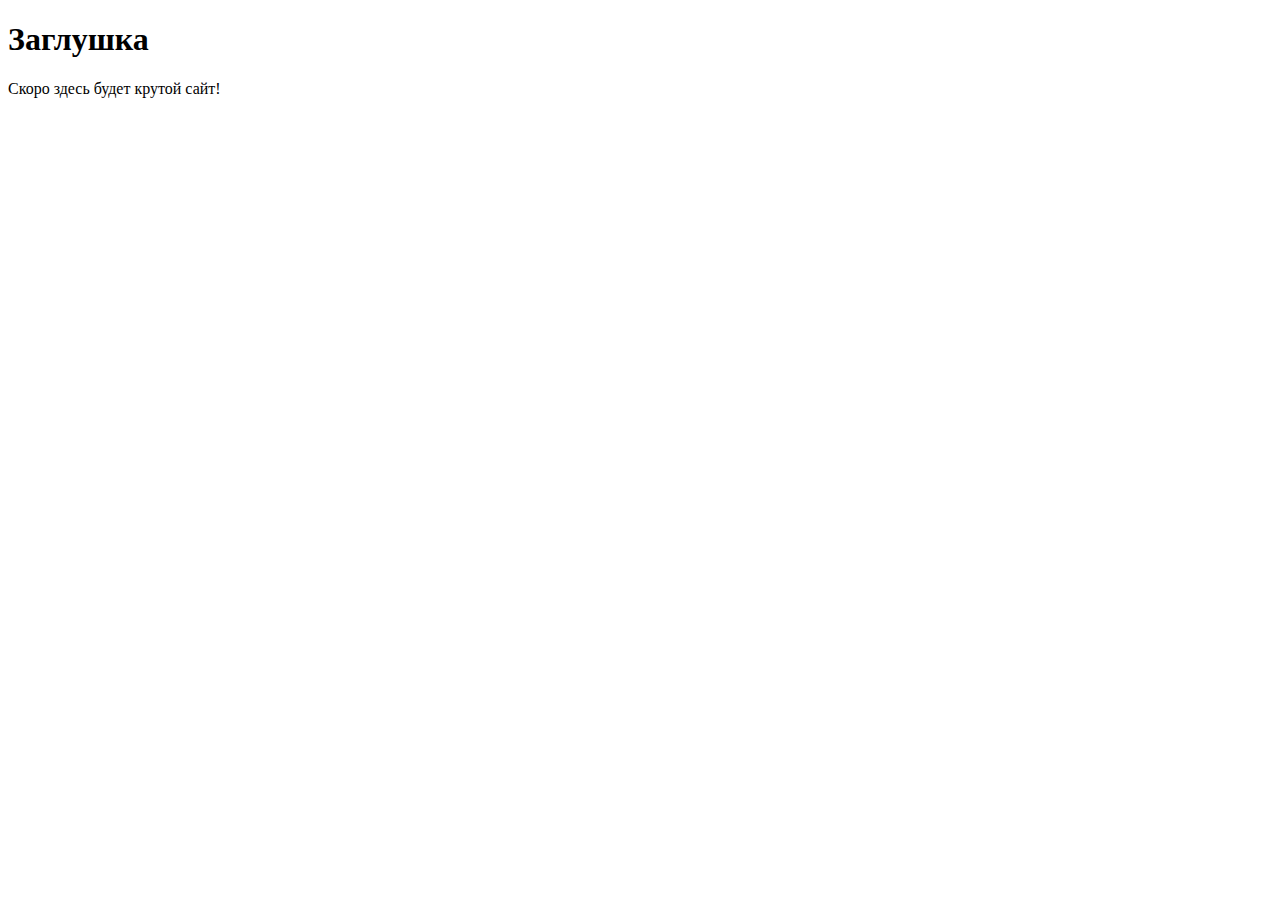
<file: src/index.html>
<!DOCTYPE html>
<html lang="ru">
<head>
 <meta charset="UTF-8">
 <!-- Важная мета-информация для корректного отображения на мобильных устройствах -->
 <meta name="viewport" content="width=device-width, initial-scale=1.0">
 <title>Мой первый проект</title>
 <!-- Подключение фавиконки -->
 <link rel="icon" href="../assets/favicon.ico" type="image/x-icon">
</head>
<body>
 <h1>Заглушка</h1>
 <p>Скоро здесь будет крутой сайт!</p>
</body>
</html>
</file>
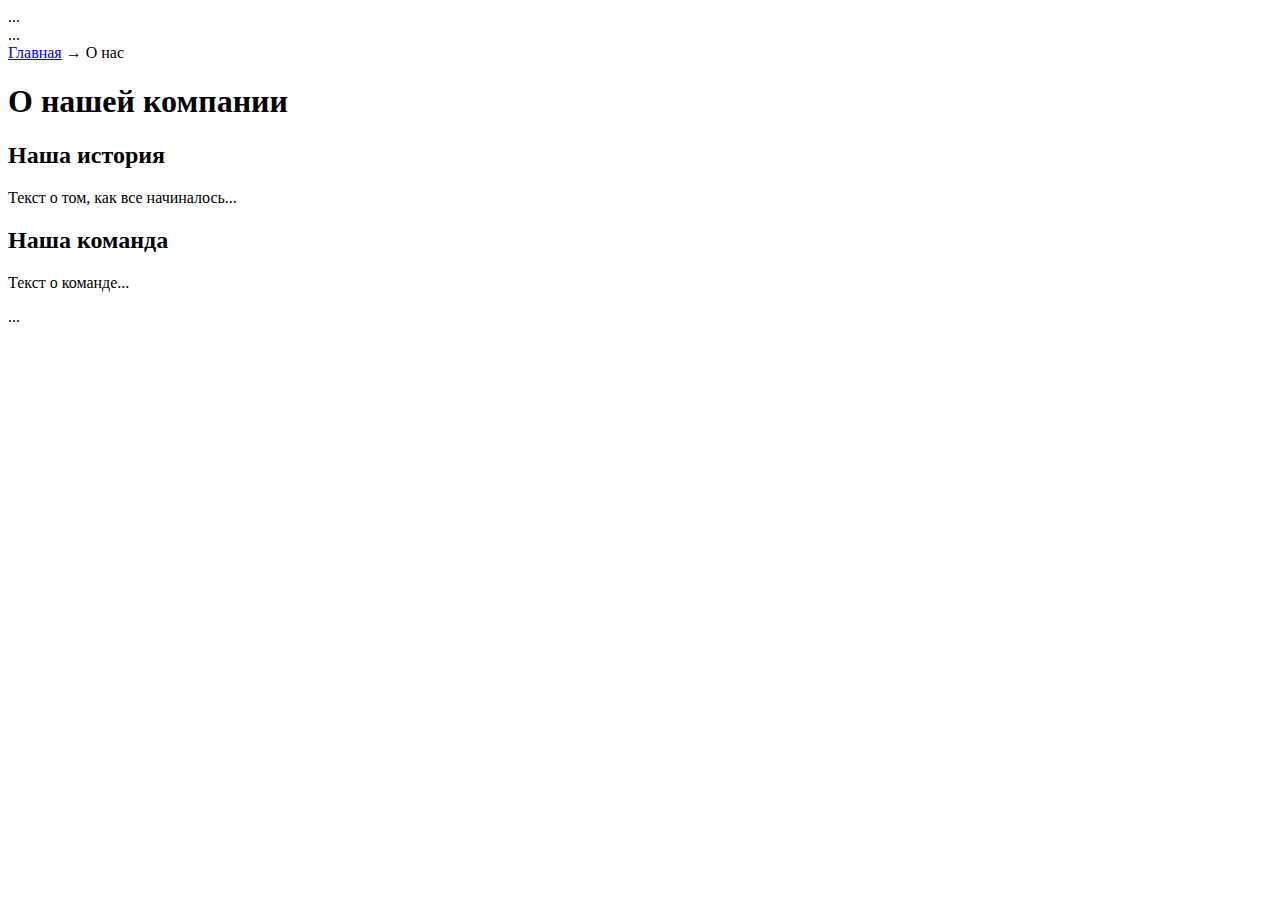
<file: about.html>
<!DOCTYPE html> 
<html lang="ru"> 
<head> 
    ... <!-- Скопируйте весь блок <head> из index.html --> 
    <title>О нас - Название вашего сайта</title> 
    <meta name="description" content="Узнайте больше о нашей компании и истории"> 
</head> 
<body> 
    <header> 
        ... <!-- Скопируйте весь блок <header> из index.html --> 
    </header> 
    <main>
        <!-- Простые "хлебные крошки" --> 
        <nav aria-label="Хлебные крошки"> 
            <a href="index.html">Главная</a> → 
            <span>О нас</span> 
        </nav> 
        <h1>О нашей компании</h1> 
        <section> 
            <h2>Наша история</h2> 
            <p>Текст о том, как все начиналось...</p> 
        </section> 
        <section> 
            <h2>Наша команда</h2> 
            <p>Текст о команде...</p> 
        </section> 
    </main> 
    <footer> 
        ... <!-- Скопируйте весь блок <footer> из index.html --> 
    </footer> 
</body> 
</html>
</file>
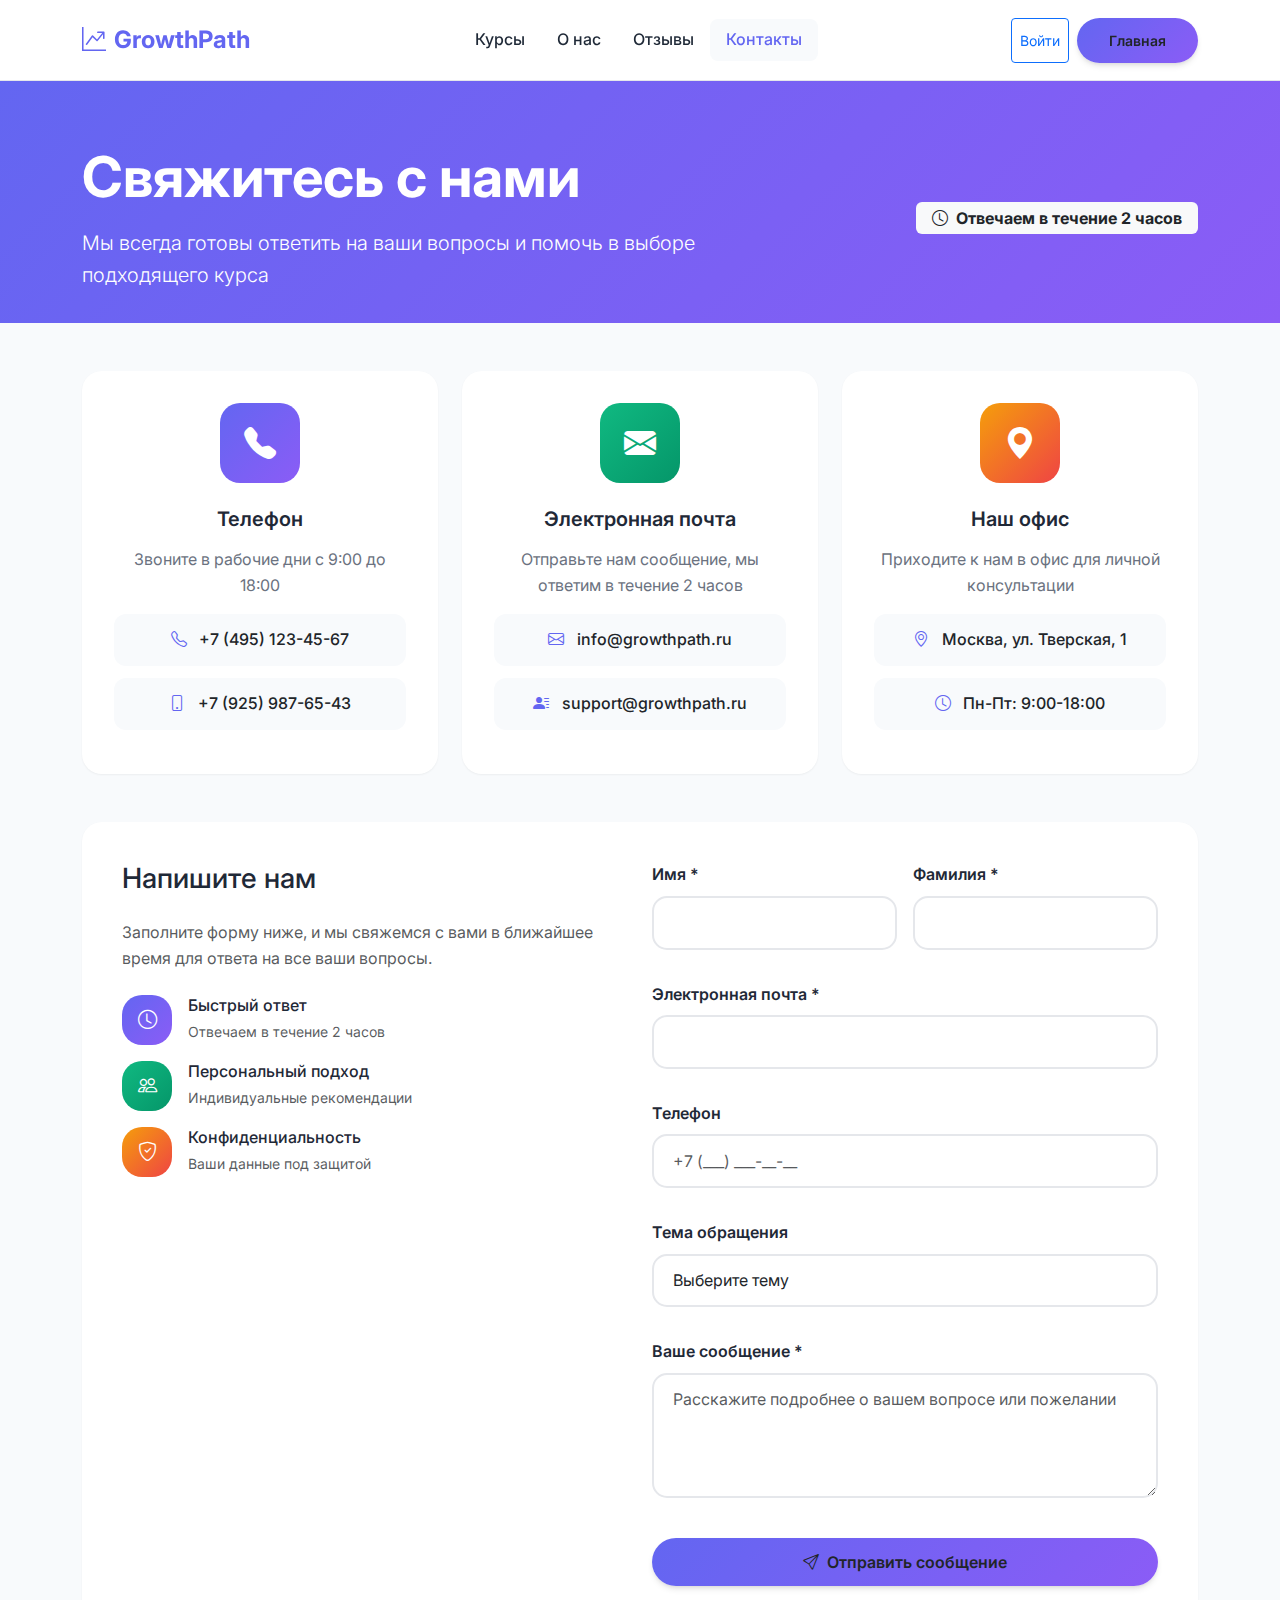
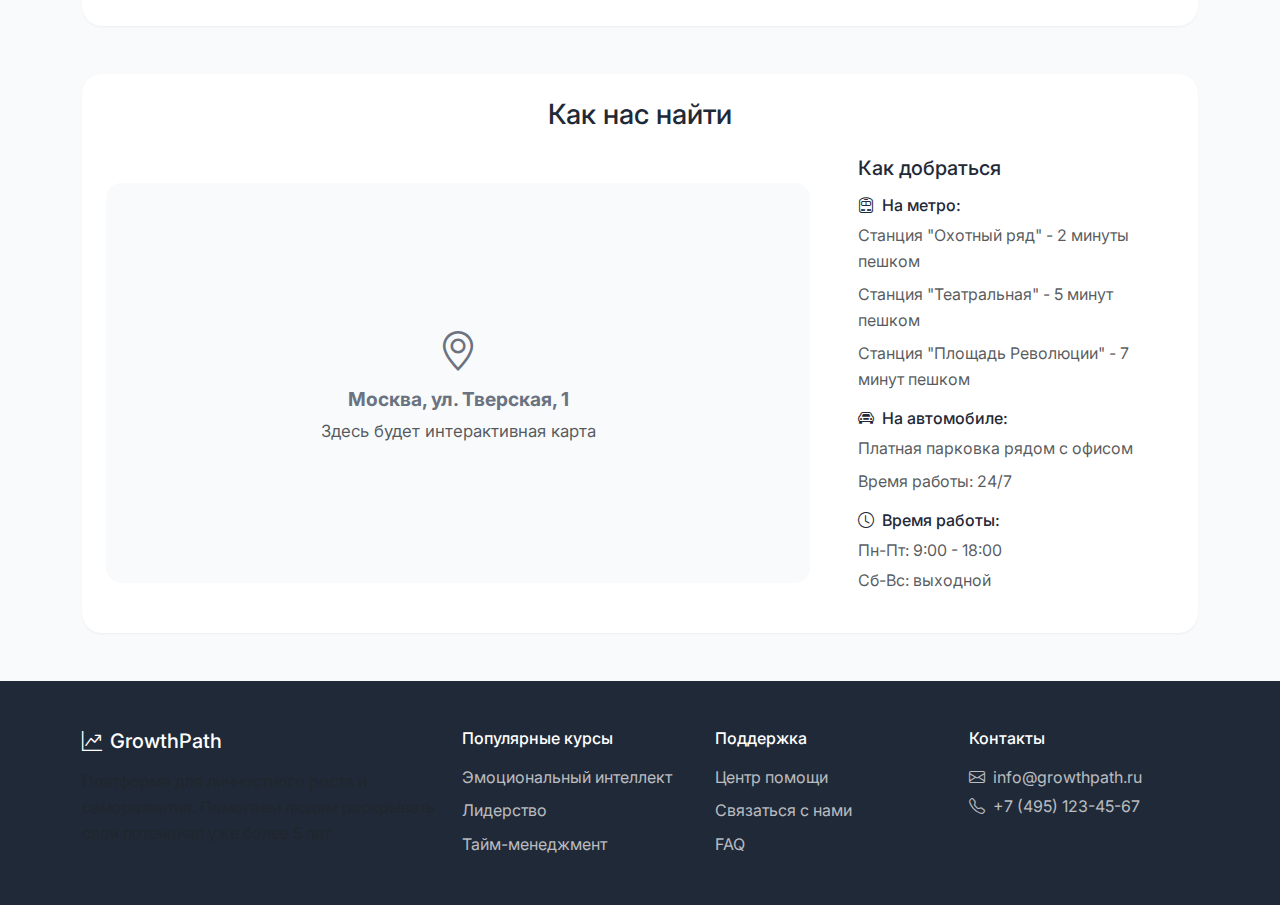
<file: contacts.html>
<!DOCTYPE html>
<html lang="ru">
<head>
    <meta charset="UTF-8">
    <meta name="viewport" content="width=device-width, initial-scale=1.0">
    <title>Контакты - GrowthPath</title>
    <!-- Подключение Bootstrap CSS для компонентов и сетки -->
    <link href="https://cdn.jsdelivr.net/npm/bootstrap@5.3.2/dist/css/bootstrap.min.css" rel="stylesheet">
    <!-- Подключение иконок Bootstrap Icons -->
    <link rel="stylesheet" href="https://cdn.jsdelivr.net/npm/bootstrap-icons@1.11.1/font/bootstrap-icons.css">
    <!-- Подключение современного шрифта Inter -->
    <link href="https://fonts.googleapis.com/css2?family=Inter:wght@300;400;500;600;700&display=swap" rel="stylesheet">
    
    <style>
        /* ===== CSS ПЕРЕМЕННЫЕ ===== */
        :root {
            --primary-color: #6366F1;
            --primary-light: #8B5CF6;
            --secondary-color: #10B981;
            --accent-color: #F59E0B;
            --bg-light: #F8FAFC;
            --bg-white: #FFFFFF;
            --text-primary: #1F2937;
            --text-secondary: #6B7280;
            --border-color: #E5E7EB;
            --gradient-primary: linear-gradient(135deg, #6366F1 0%, #8B5CF6 100%);
            --gradient-secondary: linear-gradient(135deg, #10B981 0%, #059669 100%);
            --shadow-sm: 0 1px 2px 0 rgb(0 0 0 / 0.05);
            --shadow-md: 0 4px 6px -1px rgb(0 0 0 / 0.1), 0 2px 4px -2px rgb(0 0 0 / 0.1);
            --shadow-lg: 0 10px 15px -3px rgb(0 0 0 / 0.1), 0 4px 6px -4px rgb(0 0 0 / 0.1);
        }
        
        /* ===== ОБЩИЕ СТИЛИ ===== */
        * {
            font-family: 'Inter', system-ui, -apple-system, sans-serif;
        }
        
        body {
            background-color: var(--bg-light);
            color: var(--text-primary);
            line-height: 1.6;
            padding-top: 80px;
        }
        
        /* ===== СТИЛИ НАВИГАЦИИ ===== */
        .navbar-custom {
            background: rgba(255, 255, 255, 0.98);
            backdrop-filter: blur(20px);
            border-bottom: 1px solid var(--border-color);
            padding: 1rem 0;
        }
        
        .navbar-brand {
            font-weight: 700;
            font-size: 1.5rem;
            color: var(--primary-color) !important;
        }
        
        .nav-link-custom {
            font-weight: 500;
            color: var(--text-primary) !important;
            padding: 0.5rem 1rem !important;
            border-radius: 8px;
            transition: all 0.2s ease;
        }
        
        .nav-link-custom:hover, .nav-link-custom.active {
            background: var(--bg-light);
            color: var(--primary-color) !important;
        }
        
        /* ===== СТИЛИ КНОПОК ===== */
        .btn-primary-custom {
            background: var(--gradient-primary);
            border: none;
            font-weight: 600;
            padding: 0.75rem 2rem;
            border-radius: 50px;
            box-shadow: var(--shadow-md);
            transition: all 0.3s ease;
        }
        
        .btn-primary-custom:hover {
            transform: translateY(-2px);
            box-shadow: var(--shadow-lg);
            background: var(--gradient-primary);
            border: none;
        }
        
        /* ===== СТИЛИ ЗАГОЛОВКА СТРАНИЦЫ ===== */
        .page-header {
            background: var(--gradient-primary);
            color: white;
            padding: 4rem 0 2rem;
            margin-bottom: 3rem;
        }
        
        /* ===== СТИЛИ КАРТОЧЕК КОНТАКТОВ ===== */
        .contact-card {
            background: white;
            border-radius: 20px;
            padding: 2rem;
            box-shadow: var(--shadow-sm);
            transition: all 0.3s ease;
            border: none;
            height: 100%;
        }
        
        .contact-card:hover {
            transform: translateY(-5px);
            box-shadow: var(--shadow-lg);
        }
        
        .contact-icon {
            width: 80px;
            height: 80px;
            background: var(--gradient-primary);
            border-radius: 20px;
            display: flex;
            align-items: center;
            justify-content: center;
            margin: 0 auto 1.5rem;
            font-size: 2rem;
            color: white;
        }
        
        .contact-icon.secondary {
            background: var(--gradient-secondary);
        }
        
        .contact-icon.accent {
            background: linear-gradient(135deg, var(--accent-color) 0%, #EF4444 100%);
        }
        
        .contact-card h5 {
            font-weight: 600;
            margin-bottom: 1rem;
            color: var(--text-primary);
            text-align: center;
        }
        
        .contact-card p {
            color: var(--text-secondary);
            margin-bottom: 1rem;
            text-align: center;
        }
        
        .contact-detail {
            background: var(--bg-light);
            padding: 0.8rem 1.2rem;
            border-radius: 12px;
            margin-bottom: 0.8rem;
            display: flex;
            align-items: center;
            justify-content: center;
            font-weight: 500;
        }
        
        .contact-detail i {
            margin-right: 0.8rem;
            color: var(--primary-color);
        }
        
        /* ===== СТИЛИ ФОРМЫ ОБРАТНОЙ СВЯЗИ ===== */
        .feedback-form {
            background: white;
            border-radius: 20px;
            padding: 2.5rem;
            box-shadow: var(--shadow-sm);
            margin-top: 3rem;
        }
        
        .form-control-custom {
            border: 2px solid var(--border-color);
            border-radius: 15px;
            padding: 0.8rem 1.2rem;
            font-size: 1rem;
            transition: all 0.3s ease;
            background: white;
            margin-bottom: 1rem;
        }
        
        .form-control-custom:focus {
            border-color: var(--primary-color);
            box-shadow: 0 0 0 0.2rem rgba(99, 102, 241, 0.25);
            outline: none;
        }
        
        .form-label-custom {
            font-weight: 600;
            color: var(--text-primary);
            margin-bottom: 0.5rem;
        }
        
        /* ===== СТИЛИ КАРТЫ ===== */
        .map-container {
            background: white;
            border-radius: 20px;
            padding: 1.5rem;
            box-shadow: var(--shadow-sm);
            margin-top: 3rem;
        }
        
        .map-placeholder {
            height: 400px;
            background: var(--bg-light);
            border-radius: 15px;
            display: flex;
            align-items: center;
            justify-content: center;
            color: var(--text-secondary);
            font-size: 1.2rem;
        }
        
        /* ===== СТИЛИ ФУТЕРА ===== */
        .footer-custom {
            background: var(--text-primary);
            color: white;
            padding: 3rem 0 2rem;
        }
        
        .footer-link {
            color: rgba(255, 255, 255, 0.7);
            text-decoration: none;
            transition: color 0.2s ease;
        }
        
        .footer-link:hover {
            color: white;
        }
        
        /* ===== СТИЛИ МОДАЛЬНЫХ ОКОН ===== */
        .modal-content {
            border-radius: 20px;
            border: none;
            box-shadow: var(--shadow-lg);
        }
        
        .modal-header {
            background: var(--gradient-secondary);
            color: white;
            border-radius: 20px 20px 0 0;
            padding: 2rem;
            border: none;
        }
        
        .modal-title {
            font-weight: 700;
            font-size: 1.5rem;
        }
        
        .btn-close {
            filter: brightness(0) invert(1);
            opacity: 0.8;
        }
        
        .btn-close:hover {
            opacity: 1;
        }
        
        .modal-body {
            padding: 2rem;
        }
        
        .modal-footer {
            border: none;
            padding: 0 2rem 2rem;
        }
        
        /* ===== СТИЛИ ДЛЯ ПОЛЕЙ ВВОДА С ИКОНКАМИ ===== */
        .input-group-custom {
            position: relative;
            margin-bottom: 1.5rem;
        }
        
        .input-group-custom i {
            position: absolute;
            left: 1rem;
            top: 50%;
            transform: translateY(-50%);
            color: var(--text-secondary);
            z-index: 5;
        }
        
        .input-group-custom input {
            padding-left: 3rem;
        }
        
        /* ===== АНИМАЦИИ ===== */
        @keyframes fadeInUp {
            from {
                opacity: 0;
                transform: translateY(30px);
            }
            to {
                opacity: 1;
                transform: translateY(0);
            }
        }
        
        .animate-on-scroll {
            animation: fadeInUp 0.8s ease forwards;
        }
    </style>
</head>
<body>
    <!-- ===== НАВИГАЦИОННАЯ ПАНЕЛЬ БЕЗ ВКЛАДКИ "МОЙ ПРОГРЕСС" ===== -->
    <nav class="navbar navbar-expand-lg fixed-top navbar-custom">
        <div class="container">
            <!-- Логотип и название сайта -->
            <a class="navbar-brand" href="index.html">
                <i class="bi bi-graph-up-arrow me-2"></i>GrowthPath
            </a>
            
            <!-- Кнопка для мобильного меню -->
            <button class="navbar-toggler" type="button" data-bs-toggle="collapse" data-bs-target="#navbarNav">
                <span class="navbar-toggler-icon"></span>
            </button>
            
            <!-- Содержимое навигационного меню БЕЗ "МОЙ ПРОГРЕСС" -->
            <div class="collapse navbar-collapse" id="navbarNav">
                <!-- Основные ссылки навигации -->
                <ul class="navbar-nav mx-auto">
                    <li class="nav-item">
                        <!-- Переход на страницу курсов -->
                        <a class="nav-link nav-link-custom" href="courses.html">Курсы</a>
                    </li>
                    <li class="nav-item">
                        <!-- Возврат к главной странице и прокрутка к разделу "О нас" -->
                        <a class="nav-link nav-link-custom" href="index.html#about">О нас</a>
                    </li>
                    <li class="nav-item">
                        <!-- Возврат к главной странице и прокрутка к отзывам -->
                        <a class="nav-link nav-link-custom" href="index.html#testimonials">Отзывы</a>
                    </li>
                    <li class="nav-item">
                        <!-- Текущая страница - контакты -->
                        <a class="nav-link nav-link-custom active" href="contacts.html">Контакты</a>
                    </li>
                </ul>
                
                <!-- ТАКИЕ ЖЕ КНОПКИ КАК НА СТРАНИЦЕ КУРСОВ -->
                <div class="d-flex gap-2">
                    <!-- Кнопка открытия модального окна входа -->
                    <button class="btn btn-outline-primary btn-sm" data-bs-toggle="modal" data-bs-target="#loginModal">Войти</button>
                    <!-- Кнопка возврата на главную страницу -->
                    <a href="index.html" class="btn btn-primary-custom btn-sm">Главная</a>
                </div>
            </div>
        </div>
    </nav>

    <!-- ===== ЗАГОЛОВОК СТРАНИЦЫ ===== -->
    <section class="page-header">
        <div class="container">
            <div class="row align-items-center">
                <div class="col-lg-8">
                    <h1 class="display-4 fw-bold mb-3">Свяжитесь с нами</h1>
                    <p class="lead mb-0">Мы всегда готовы ответить на ваши вопросы и помочь в выборе подходящего курса</p>
                </div>
                <div class="col-lg-4">
                    <div class="text-lg-end">
                        <div class="badge bg-light text-dark fs-6 px-3 py-2">
                            <i class="bi bi-clock me-2"></i>Отвечаем в течение 2 часов
                        </div>
                    </div>
                </div>
            </div>
        </div>
    </section>

    <!-- ===== ОСНОВНОЕ СОДЕРЖИМОЕ ===== -->
    <div class="container">
        <!-- ===== КАРТОЧКИ КОНТАКТОВ ===== -->
        <div class="row g-4 mb-5">
            <!-- Телефон -->
            <div class="col-lg-4 col-md-6">
                <div class="card contact-card animate-on-scroll">
                    <div class="contact-icon">
                        <i class="bi bi-telephone-fill"></i>
                    </div>
                    <h5>Телефон</h5>
                    <p>Звоните в рабочие дни с 9:00 до 18:00</p>
                    <div class="contact-detail">
                        <i class="bi bi-telephone"></i>
                        +7 (495) 123-45-67
                    </div>
                    <div class="contact-detail">
                        <i class="bi bi-phone"></i>
                        +7 (925) 987-65-43
                    </div>
                </div>
            </div>

            <!-- Email -->
            <div class="col-lg-4 col-md-6">
                <div class="card contact-card animate-on-scroll">
                    <div class="contact-icon secondary">
                        <i class="bi bi-envelope-fill"></i>
                    </div>
                    <h5>Электронная почта</h5>
                    <p>Отправьте нам сообщение, мы ответим в течение 2 часов</p>
                    <div class="contact-detail">
                        <i class="bi bi-envelope"></i>
                        info@growthpath.ru
                    </div>
                    <div class="contact-detail">
                        <i class="bi bi-person-lines-fill"></i>
                        support@growthpath.ru
                    </div>
                </div>
            </div>

            <!-- Адрес -->
            <div class="col-lg-4 col-md-6">
                <div class="card contact-card animate-on-scroll">
                    <div class="contact-icon accent">
                        <i class="bi bi-geo-alt-fill"></i>
                    </div>
                    <h5>Наш офис</h5>
                    <p>Приходите к нам в офис для личной консультации</p>
                    <div class="contact-detail">
                        <i class="bi bi-geo-alt"></i>
                        Москва, ул. Тверская, 1
                    </div>
                    <div class="contact-detail">
                        <i class="bi bi-clock"></i>
                        Пн-Пт: 9:00-18:00
                    </div>
                </div>
            </div>
        </div>

        <!-- ===== ФОРМА ОБРАТНОЙ СВЯЗИ ===== -->
        <div class="feedback-form animate-on-scroll">
            <div class="row">
                <div class="col-lg-6">
                    <h3 class="mb-4">Напишите нам</h3>
                    <p class="text-muted mb-4">Заполните форму ниже, и мы свяжемся с вами в ближайшее время для ответа на все ваши вопросы.</p>
                    
                    <!-- Преимущества связи с нами -->
                    <div class="d-flex align-items-center mb-3">
                        <div class="contact-icon" style="width: 50px; height: 50px; margin: 0; margin-right: 1rem;">
                            <i class="bi bi-clock" style="font-size: 1.2rem;"></i>
                        </div>
                        <div>
                            <h6 class="mb-1">Быстрый ответ</h6>
                            <small class="text-muted">Отвечаем в течение 2 часов</small>
                        </div>
                    </div>
                    
                    <div class="d-flex align-items-center mb-3">
                        <div class="contact-icon secondary" style="width: 50px; height: 50px; margin: 0; margin-right: 1rem;">
                            <i class="bi bi-people" style="font-size: 1.2rem;"></i>
                        </div>
                        <div>
                            <h6 class="mb-1">Персональный подход</h6>
                            <small class="text-muted">Индивидуальные рекомендации</small>
                        </div>
                    </div>
                    
                    <div class="d-flex align-items-center mb-4">
                        <div class="contact-icon accent" style="width: 50px; height: 50px; margin: 0; margin-right: 1rem;">
                            <i class="bi bi-shield-check" style="font-size: 1.2rem;"></i>
                        </div>
                        <div>
                            <h6 class="mb-1">Конфиденциальность</h6>
                            <small class="text-muted">Ваши данные под защитой</small>
                        </div>
                    </div>
                </div>
                
                <div class="col-lg-6">
                    <!-- Форма обратной связи -->
                    <form id="contactForm">
                        <div class="row g-3">
                            <!-- Имя -->
                            <div class="col-md-6">
                                <label for="contactFirstName" class="form-label form-label-custom">Имя *</label>
                                <input type="text" class="form-control form-control-custom" id="contactFirstName" name="firstName" required>
                            </div>
                            
                            <!-- Фамилия -->
                            <div class="col-md-6">
                                <label for="contactLastName" class="form-label form-label-custom">Фамилия *</label>
                                <input type="text" class="form-control form-control-custom" id="contactLastName" name="lastName" required>
                            </div>
                            
                            <!-- Email -->
                            <div class="col-12">
                                <label for="contactEmail" class="form-label form-label-custom">Электронная почта *</label>
                                <input type="email" class="form-control form-control-custom" id="contactEmail" name="email" required>
                            </div>
                            
                            <!-- Телефон -->
                            <div class="col-12">
                                <label for="contactPhone" class="form-label form-label-custom">Телефон</label>
                                <input type="tel" class="form-control form-control-custom" id="contactPhone" name="phone" placeholder="+7 (___) ___-__-__">
                            </div>
                            
                            <!-- Тема -->
                            <div class="col-12">
                                <label for="contactSubject" class="form-label form-label-custom">Тема обращения</label>
                                <select class="form-control form-control-custom" id="contactSubject" name="subject">
                                    <option value="">Выберите тему</option>
                                    <option value="course-info">Информация о курсах</option>
                                    <option value="enrollment">Запись на курс</option>
                                    <option value="technical">Техническая поддержка</option>
                                    <option value="partnership">Сотрудничество</option>
                                    <option value="other">Другое</option>
                                </select>
                            </div>
                            
                            <!-- Сообщение -->
                            <div class="col-12">
                                <label for="contactMessage" class="form-label form-label-custom">Ваше сообщение *</label>
                                <textarea class="form-control form-control-custom" id="contactMessage" name="message" rows="4" placeholder="Расскажите подробнее о вашем вопросе или пожелании" required></textarea>
                            </div>
                        </div>
                        
                        <!-- Кнопка отправки -->
                        <div class="mt-4">
                            <button type="button" class="btn btn-primary-custom w-100" onclick="submitContactForm()">
                                <i class="bi bi-send me-2"></i>Отправить сообщение
                            </button>
                        </div>
                    </form>
                </div>
            </div>
        </div>

        <!-- ===== КАРТА (БЕЗ БЛОКОВ ОНЛАЙН-ЧАТ И СОЦСЕТИ) ===== -->
        <div class="map-container animate-on-scroll">
            <h3 class="mb-4 text-center">Как нас найти</h3>
            <div class="row align-items-center">
                <div class="col-lg-8">
                    <!-- Заглушка для карты -->
                    <div class="map-placeholder">
                        <div class="text-center">
                            <i class="bi bi-geo-alt fs-1 mb-3"></i><br>
                            <strong>Москва, ул. Тверская, 1</strong><br>
                            <small class="text-muted">Здесь будет интерактивная карта</small>
                        </div>
                    </div>
                </div>
                
                <div class="col-lg-4">
                    <div class="ps-lg-4">
                        <h5 class="mb-3">Как добраться</h5>
                        
                        <div class="mb-3">
                            <h6><i class="bi bi-train-front me-2"></i>На метро:</h6>
                            <p class="text-muted mb-2">Станция "Охотный ряд" - 2 минуты пешком</p>
                            <p class="text-muted mb-2">Станция "Театральная" - 5 минут пешком</p>
                            <p class="text-muted">Станция "Площадь Революции" - 7 минут пешком</p>
                        </div>
                        
                        <div class="mb-3">
                            <h6><i class="bi bi-car-front me-2"></i>На автомобиле:</h6>
                            <p class="text-muted mb-2">Платная парковка рядом с офисом</p>
                            <p class="text-muted">Время работы: 24/7</p>
                        </div>
                        
                        <div>
                            <h6><i class="bi bi-clock me-2"></i>Время работы:</h6>
                            <p class="text-muted mb-1">Пн-Пт: 9:00 - 18:00</p>
                            <p class="text-muted">Сб-Вс: выходной</p>
                        </div>
                    </div>
                </div>
            </div>
        </div>
    </div>

    <!-- ===== ФУТЕР ===== -->
    <footer class="footer-custom mt-5">
        <div class="container">
            <div class="row g-4">
                <div class="col-lg-4">
                    <h5 class="mb-3"><i class="bi bi-graph-up-arrow me-2"></i>GrowthPath</h5>
                    <p class="text-muted">Платформа для личностного роста и саморазвития. Помогаем людям раскрывать свой потенциал уже более 5 лет.</p>
                </div>
                <div class="col-lg-8">
                    <div class="row">
                        <div class="col-md-4">
                            <h6 class="mb-3">Популярные курсы</h6>
                            <ul class="list-unstyled">
                                <li class="mb-2"><a href="#" class="footer-link">Эмоциональный интеллект</a></li>
                                <li class="mb-2"><a href="#" class="footer-link">Лидерство</a></li>
                                <li class="mb-2"><a href="#" class="footer-link">Тайм-менеджмент</a></li>
                            </ul>
                        </div>
                        <div class="col-md-4">
                            <h6 class="mb-3">Поддержка</h6>
                            <ul class="list-unstyled">
                                <li class="mb-2"><a href="#" class="footer-link">Центр помощи</a></li>
                                <li class="mb-2"><a href="contacts.html" class="footer-link">Связаться с нами</a></li>
                                <li class="mb-2"><a href="#" class="footer-link">FAQ</a></li>
                            </ul>
                        </div>
                        <div class="col-md-4">
                            <h6 class="mb-3">Контакты</h6>
                            <p class="footer-link mb-1"><i class="bi bi-envelope me-2"></i>info@growthpath.ru</p>
                            <p class="footer-link mb-1"><i class="bi bi-telephone me-2"></i>+7 (495) 123-45-67</p>
                        </div>
                    </div>
                </div>
            </div>
        </div>
    </footer>

    <!-- ===== МОДАЛЬНОЕ ОКНО ВХОДА В СИСТЕМУ ===== -->
    <div class="modal fade" id="loginModal" tabindex="-1" aria-labelledby="loginModalLabel" aria-hidden="true">
        <div class="modal-dialog modal-dialog-centered">
            <div class="modal-content">
                <div class="modal-header">
                    <h5 class="modal-title" id="loginModalLabel">
                        <i class="bi bi-person-circle me-2"></i>Вход в аккаунт
                    </h5>
                    <button type="button" class="btn-close" data-bs-dismiss="modal" aria-label="Close"></button>
                </div>
                
                <div class="modal-body">
                    <div class="text-center mb-4">
                        <p class="text-muted">Войдите в свой аккаунт, чтобы продолжить обучение</p>
                    </div>
                    
                    <form id="loginForm">
                        <div class="input-group-custom">
                            <i class="bi bi-person-fill"></i>
                            <input type="text" class="form-control form-control-custom" id="username" name="username" placeholder="Логин или email" required>
                        </div>
                        
                        <div class="input-group-custom">
                            <i class="bi bi-lock-fill"></i>
                            <input type="password" class="form-control form-control-custom" id="password" name="password" placeholder="Пароль" required>
                        </div>
                        
                        <div class="d-flex justify-content-between align-items-center mb-3">
                            <div class="form-check">
                                <input class="form-check-input" type="checkbox" id="rememberMe">
                                <label class="form-check-label" for="rememberMe">
                                    Запомнить меня
                                </label>
                            </div>
                            <a href="#" class="text-decoration-none">Забыли пароль?</a>
                        </div>
                    </form>
                </div>
                
                <div class="modal-footer">
                    <div class="d-grid w-100 gap-2">
                        <button type="button" class="btn btn-primary-custom" onclick="performLogin()">
                            <i class="bi bi-box-arrow-in-right me-2"></i>Войти
                        </button>
                        <div class="text-center mt-3">
                            <small class="text-muted">Нет аккаунта? <a href="#" class="text-decoration-none">Зарегистрироваться</a></small>
                        </div>
                    </div>
                </div>
            </div>
        </div>
    </div>

    <!-- ===== МОДАЛЬНОЕ ОКНО УСПЕХА ===== -->
    <div class="modal fade" id="successModal" tabindex="-1" aria-labelledby="successModalLabel" aria-hidden="true">
        <div class="modal-dialog modal-dialog-centered">
            <div class="modal-content">
                <div class="modal-body text-center p-5">
                    <div class="mb-4">
                        <i class="bi bi-check-circle-fill text-success" style="font-size: 4rem;"></i>
                    </div>
                    
                    <h4 class="mb-3">Сообщение отправлено!</h4>
                    <p class="text-muted mb-4">
                        Спасибо за ваше обращение!<br>
                        Мы получили ваше сообщение и свяжемся с вами в течение 2 часов.
                        <br><br>
                        Ответ будет отправлен на указанную вами электронную почту.
                    </p>
                    
                    <button type="button" class="btn btn-primary-custom" data-bs-dismiss="modal">Понятно</button>
                </div>
            </div>
        </div>
    </div>

    <!-- ===== ПОДКЛЮЧЕНИЕ JAVASCRIPT БИБЛИОТЕК ===== -->
    <script src="https://cdn.jsdelivr.net/npm/bootstrap@5.3.2/dist/js/bootstrap.bundle.min.js"></script>
    
    <!-- ===== ПОЛЬЗОВАТЕЛЬСКИЕ JAVASCRIPT ФУНКЦИИ ===== -->
    <script>
        // ===== ФУНКЦИИ АУТЕНТИФИКАЦИИ =====
        
        /**
         * Функция обработки входа пользователя в систему
         */
        function performLogin() {
            const username = document.getElementById('username').value.trim();
            const password = document.getElementById('password').value.trim();
            
            if (!username || !password) {
                alert('Пожалуйста, введите логин и пароль');
                return;
            }
            
            console.log('Попытка входа:', { username, password });
            alert('Добро пожаловать! Вход выполнен успешно.');
            
            const loginModal = bootstrap.Modal.getInstance(document.getElementById('loginModal'));
            loginModal.hide();
            
            document.getElementById('loginForm').reset();
        }

        // ===== ФУНКЦИИ ФОРМЫ ОБРАТНОЙ СВЯЗИ =====
        
        /**
         * Обработка отправки формы обратной связи
         */
        function submitContactForm() {
            const form = document.getElementById('contactForm');
            
            // Получаем значения обязательных полей
            const firstName = document.getElementById('contactFirstName').value.trim();
            const lastName = document.getElementById('contactLastName').value.trim();
            const email = document.getElementById('contactEmail').value.trim();
            const message = document.getElementById('contactMessage').value.trim();
            
            // Проверяем заполненность обязательных полей
            if (!firstName || !lastName || !email || !message) {
                alert('Пожалуйста, заполните все обязательные поля (отмеченные *)');
                return;
            }
            
            // Валидация email
            const emailRegex = /^[^\s@]+@[^\s@]+\.[^\s@]+$/;
            if (!emailRegex.test(email)) {
                alert('Пожалуйста, введите корректный email адрес');
                return;
            }
            
            // Показываем модальное окно с сообщением об успехе
            const successModal = new bootstrap.Modal(document.getElementById('successModal'));
            successModal.show();
            
            // Очищаем форму
            form.reset();
            
            // Логируем данные (в реальном приложении отправили бы на сервер)
            console.log('Сообщение отправлено:', {
                firstName,
                lastName,
                email,
                phone: document.getElementById('contactPhone').value,
                subject: document.getElementById('contactSubject').value,
                message
            });
        }

        // ===== ФОРМАТИРОВАНИЕ ТЕЛЕФОНА =====
        
        /**
         * Автоматическое форматирование номера телефона в российском формате
         */
        document.getElementById('contactPhone').addEventListener('input', function(e) {
            let value = e.target.value.replace(/\D/g, '');
            let formattedValue = '';
            
            if (value.length > 0) {
                if (value[0] === '8') value = '7' + value.slice(1);
                
                if (value[0] === '7') {
                    formattedValue = '+7';
                    if (value.length > 1) formattedValue += ' (' + value.slice(1, 4);
                    if (value.length >= 4) formattedValue += ') ' + value.slice(4, 7);
                    if (value.length >= 7) formattedValue += '-' + value.slice(7, 9);
                    if (value.length >= 9) formattedValue += '-' + value.slice(9, 11);
                }
            }
            
            e.target.value = formattedValue;
        });

        // ===== ОБРАБОТЧИКИ КЛАВИАТУРЫ =====
        
        /**
         * Обработка нажатия клавиши Enter в форме входа
         */
        document.getElementById('loginForm').addEventListener('keypress', function(e) {
            if (e.key === 'Enter') {
                e.preventDefault();
                performLogin();
            }
        });

        /**
         * Обработка нажатия клавиши Enter в форме обратной связи
         */
        document.getElementById('contactForm').addEventListener('keypress', function(e) {
            if (e.key === 'Enter' && e.target.tagName !== 'TEXTAREA') {
                e.preventDefault();
                submitContactForm();
            }
        });

        // ===== АНИМАЦИИ ПРИ ПРОКРУТКЕ =====
        
        /**
         * Наблюдатель за появлением элементов при прокрутке
         */
        const observer = new IntersectionObserver((entries) => {
            entries.forEach(entry => {
                if (entry.isIntersecting) {
                    entry.target.classList.add('animate-on-scroll');
                }
            });
        }, { threshold: 0.1 });

        // Применяем наблюдатель к элементам с анимацией
        document.querySelectorAll('.contact-card, .feedback-form, .map-container').forEach(el => {
            observer.observe(el);
        });
    </script>
</body>
</html>
</file>
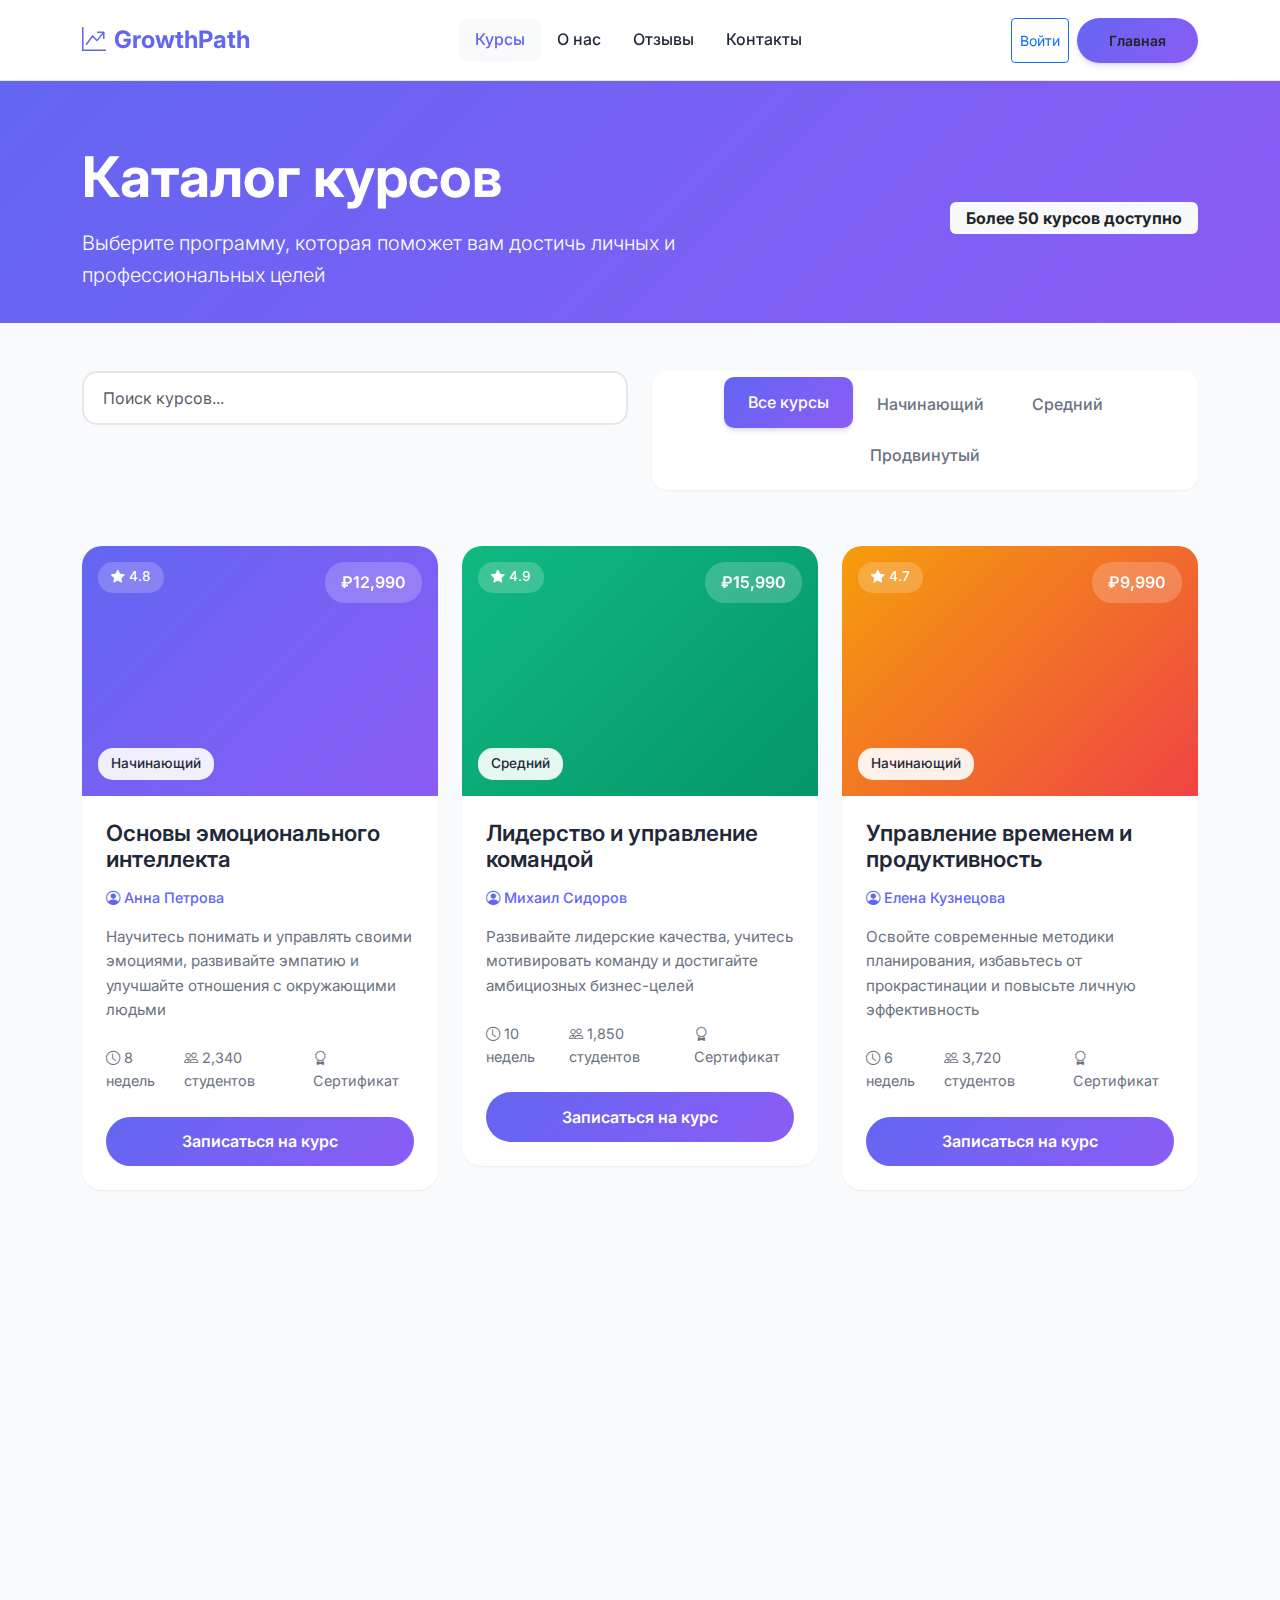
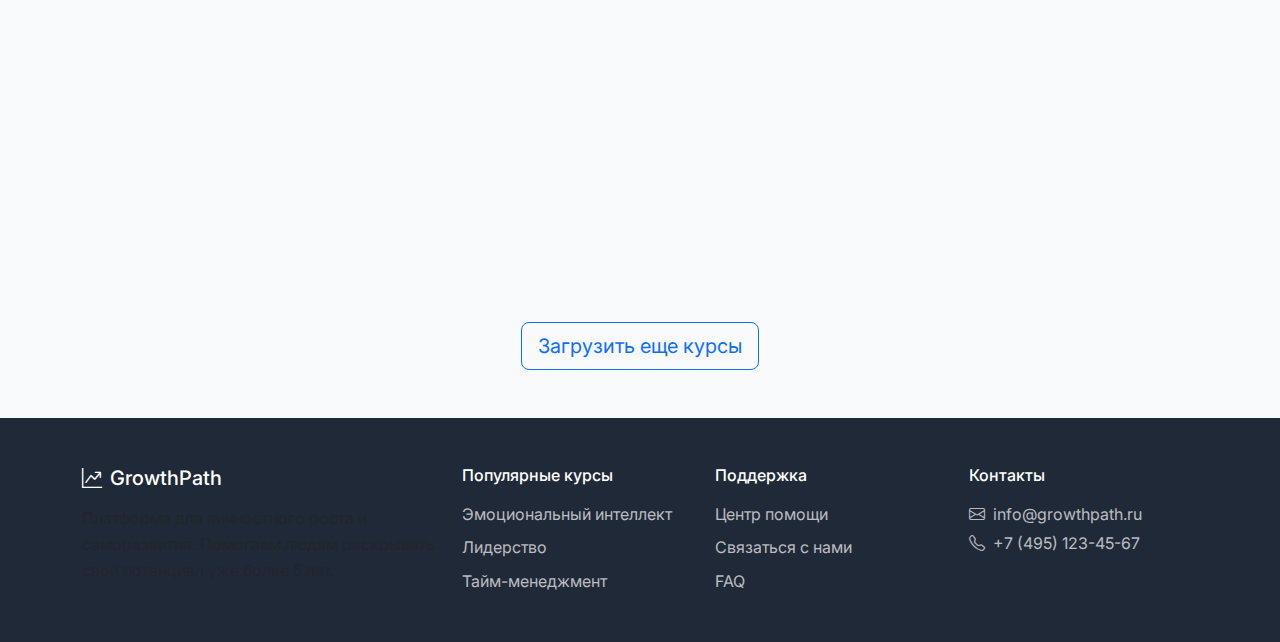
<file: courses.html>
<!DOCTYPE html>
<html lang="ru">
<head>
    <meta charset="UTF-8">
    <meta name="viewport" content="width=device-width, initial-scale=1.0">
    <title>Все курсы - GrowthPath</title>
    <!-- Подключение Bootstrap CSS для компонентов и сетки -->
    <link href="https://cdn.jsdelivr.net/npm/bootstrap@5.3.2/dist/css/bootstrap.min.css" rel="stylesheet">
    <!-- Подключение иконок Bootstrap Icons -->
    <link rel="stylesheet" href="https://cdn.jsdelivr.net/npm/bootstrap-icons@1.11.1/font/bootstrap-icons.css">
    <!-- Подключение современного шрифта Inter -->
    <link href="https://fonts.googleapis.com/css2?family=Inter:wght@300;400;500;600;700&display=swap" rel="stylesheet">
    
    <style>
        /* ===== CSS ПЕРЕМЕННЫЕ ===== */
        :root {
            --primary-color: #6366F1;
            --primary-light: #8B5CF6;
            --secondary-color: #10B981;
            --accent-color: #F59E0B;
            --bg-light: #F8FAFC;
            --bg-white: #FFFFFF;
            --text-primary: #1F2937;
            --text-secondary: #6B7280;
            --border-color: #E5E7EB;
            --gradient-primary: linear-gradient(135deg, #6366F1 0%, #8B5CF6 100%);
            --gradient-secondary: linear-gradient(135deg, #10B981 0%, #059669 100%);
            --shadow-sm: 0 1px 2px 0 rgb(0 0 0 / 0.05);
            --shadow-md: 0 4px 6px -1px rgb(0 0 0 / 0.1), 0 2px 4px -2px rgb(0 0 0 / 0.1);
            --shadow-lg: 0 10px 15px -3px rgb(0 0 0 / 0.1), 0 4px 6px -4px rgb(0 0 0 / 0.1);
        }
        
        /* ===== ОБЩИЕ СТИЛИ ===== */
        * {
            font-family: 'Inter', system-ui, -apple-system, sans-serif;
        }
        
        body {
            background-color: var(--bg-light);
            color: var(--text-primary);
            line-height: 1.6;
            padding-top: 80px;
        }
        
        /* ===== СТИЛИ НАВИГАЦИИ ===== */
        .navbar-custom {
            background: rgba(255, 255, 255, 0.98);
            backdrop-filter: blur(20px);
            border-bottom: 1px solid var(--border-color);
            padding: 1rem 0;
        }
        
        .navbar-brand {
            font-weight: 700;
            font-size: 1.5rem;
            color: var(--primary-color) !important;
        }
        
        .nav-link-custom {
            font-weight: 500;
            color: var(--text-primary) !important;
            padding: 0.5rem 1rem !important;
            border-radius: 8px;
            transition: all 0.2s ease;
        }
        
        .nav-link-custom:hover, .nav-link-custom.active {
            background: var(--bg-light);
            color: var(--primary-color) !important;
        }
        
        /* ===== СТИЛИ КНОПОК ===== */
        .btn-primary-custom {
            background: var(--gradient-primary);
            border: none;
            font-weight: 600;
            padding: 0.75rem 2rem;
            border-radius: 50px;
            box-shadow: var(--shadow-md);
            transition: all 0.3s ease;
        }
        
        .btn-primary-custom:hover {
            transform: translateY(-2px);
            box-shadow: var(--shadow-lg);
            background: var(--gradient-primary);
            border: none;
        }
        
        /* ===== СТИЛИ ЗАГОЛОВКА СТРАНИЦЫ ===== */
        .page-header {
            background: var(--gradient-primary);
            color: white;
            padding: 4rem 0 2rem;
            margin-bottom: 3rem;
        }
        
        /* ===== СТИЛИ ФИЛЬТРОВ ===== */
        .filter-tabs {
            background: white;
            border-radius: 15px;
            padding: 0.5rem;
            box-shadow: var(--shadow-sm);
            margin-bottom: 2rem;
        }
        
        .filter-btn {
            background: transparent;
            border: none;
            padding: 0.8rem 1.5rem;
            border-radius: 10px;
            font-weight: 500;
            color: var(--text-secondary);
            transition: all 0.2s ease;
        }
        
        .filter-btn.active, .filter-btn:hover {
            background: var(--gradient-primary);
            color: white;
            transform: translateY(-2px);
            box-shadow: var(--shadow-md);
        }
        
        /* ===== СТИЛИ КАРТОЧЕК КУРСОВ ===== */
        .course-card {
            background: white;
            border-radius: 20px;
            padding: 0;
            box-shadow: var(--shadow-sm);
            transition: all 0.3s ease;
            border: none;
            overflow: hidden;
            margin-bottom: 2rem;
        }
        
        .course-card:hover {
            transform: translateY(-5px);
            box-shadow: var(--shadow-lg);
        }
        
        /* ===== СТИЛИ ИЗОБРАЖЕНИЙ КУРСОВ ===== */
        .course-image {
            height: 250px;
            background: var(--gradient-primary);
            position: relative;
            overflow: hidden;
        }
        
        .course-image.leadership {
            background: var(--gradient-secondary);
        }
        
        .course-image.productivity {
            background: linear-gradient(135deg, var(--accent-color) 0%, #EF4444 100%);
        }
        
        .course-image.communication {
            background: linear-gradient(135deg, #8B5CF6 0%, #EC4899 100%);
        }
        
        .course-image.mindfulness {
            background: linear-gradient(135deg, #059669 0%, #0891B2 100%);
        }
        
        .course-image.confidence {
            background: linear-gradient(135deg, #DC2626 0%, #EA580C 100%);
        }
        
        /* ===== ЭЛЕМЕНТЫ НА ИЗОБРАЖЕНИЯХ КУРСОВ ===== */
        .course-price {
            position: absolute;
            top: 1rem;
            right: 1rem;
            background: rgba(255, 255, 255, 0.2);
            color: white;
            padding: 0.5rem 1rem;
            border-radius: 20px;
            font-weight: 600;
            backdrop-filter: blur(10px);
        }
        
        .course-level {
            position: absolute;
            bottom: 1rem;
            left: 1rem;
            background: rgba(255, 255, 255, 0.9);
            color: var(--text-primary);
            padding: 0.3rem 0.8rem;
            border-radius: 15px;
            font-size: 0.85rem;
            font-weight: 500;
        }
        
        .course-rating {
            position: absolute;
            top: 1rem;
            left: 1rem;
            background: rgba(255, 255, 255, 0.2);
            color: white;
            padding: 0.3rem 0.8rem;
            border-radius: 15px;
            font-size: 0.85rem;
            font-weight: 500;
            backdrop-filter: blur(10px);
        }
        
        /* ===== СТИЛИ СОДЕРЖИМОГО КАРТОЧЕК ===== */
        .course-content {
            padding: 1.5rem;
        }
        
        .course-title {
            font-size: 1.4rem;
            font-weight: 600;
            margin-bottom: 0.8rem;
            color: var(--text-primary);
        }
        
        .course-instructor {
            color: var(--primary-color);
            font-weight: 500;
            font-size: 0.9rem;
            margin-bottom: 1rem;
        }
        
        .course-description {
            color: var(--text-secondary);
            margin-bottom: 1.5rem;
            font-size: 0.95rem;
            line-height: 1.6;
        }
        
        .course-meta {
            display: flex;
            justify-content: space-between;
            align-items: center;
            font-size: 0.9rem;
            color: var(--text-secondary);
            margin-bottom: 1.5rem;
        }
        
        /* ===== СТИЛИ КНОПКИ ЗАПИСИ ===== */
        .btn-enroll {
            background: var(--gradient-primary);
            border: none;
            color: white;
            font-weight: 600;
            padding: 0.8rem 2rem;
            border-radius: 50px;
            transition: all 0.3s ease;
            width: 100%;
        }
        
        .btn-enroll:hover {
            transform: translateY(-2px);
            box-shadow: var(--shadow-lg);
            color: white;
        }
        
        /* ===== СТИЛИ ПОЛЯ ПОИСКА ===== */
        .search-box {
            background: white;
            border: 2px solid var(--border-color);
            border-radius: 15px;
            padding: 0.8rem 1.2rem;
            font-size: 1rem;
            transition: all 0.3s ease;
        }
        
        .search-box:focus {
            border-color: var(--primary-color);
            box-shadow: 0 0 0 0.2rem rgba(99, 102, 241, 0.25);
            outline: none;
        }
        
        /* ===== СТИЛИ ФУТЕРА ===== */
        .footer-custom {
            background: var(--text-primary);
            color: white;
            padding: 3rem 0 2rem;
        }
        
        .footer-link {
            color: rgba(255, 255, 255, 0.7);
            text-decoration: none;
            transition: color 0.2s ease;
        }
        
        .footer-link:hover {
            color: white;
        }
        
        /* ===== СТИЛИ МОДАЛЬНЫХ ОКОН ===== */
        .modal-content {
            border-radius: 20px;
            border: none;
            box-shadow: var(--shadow-lg);
        }
        
        .modal-header {
            background: var(--gradient-secondary);
            color: white;
            border-radius: 20px 20px 0 0;
            padding: 2rem;
            border: none;
        }
        
        .modal-title {
            font-weight: 700;
            font-size: 1.5rem;
        }
        
        .btn-close {
            filter: brightness(0) invert(1);
            opacity: 0.8;
        }
        
        .btn-close:hover {
            opacity: 1;
        }
        
        .modal-body {
            padding: 2rem;
        }
        
        .form-control-custom {
            border: 2px solid var(--border-color);
            border-radius: 15px;
            padding: 0.8rem 1.2rem;
            font-size: 1rem;
            transition: all 0.3s ease;
            background: white;
            margin-bottom: 1rem;
        }
        
        .form-control-custom:focus {
            border-color: var(--primary-color);
            box-shadow: 0 0 0 0.2rem rgba(99, 102, 241, 0.25);
            outline: none;
        }
        
        .modal-footer {
            border: none;
            padding: 0 2rem 2rem;
        }
        
        /* ===== СТИЛИ ДЛЯ ПОЛЕЙ ВВОДА С ИКОНКАМИ ===== */
        .input-group-custom {
            position: relative;
            margin-bottom: 1.5rem;
        }
        
        .input-group-custom i {
            position: absolute;
            left: 1rem;
            top: 50%;
            transform: translateY(-50%);
            color: var(--text-secondary);
            z-index: 5;
        }
        
        .input-group-custom input {
            padding-left: 3rem;
        }
    </style>
</head>
<body>
    <!-- ===== НАВИГАЦИОННАЯ ПАНЕЛЬ БЕЗ ВКЛАДКИ "МОЙ ПРОГРЕСС" ===== -->
    <nav class="navbar navbar-expand-lg fixed-top navbar-custom">
        <div class="container">
            <!-- Логотип и название сайта -->
            <a class="navbar-brand" href="index.html">
                <i class="bi bi-graph-up-arrow me-2"></i>GrowthPath
            </a>
            
            <!-- Кнопка для мобильного меню -->
            <button class="navbar-toggler" type="button" data-bs-toggle="collapse" data-bs-target="#navbarNav">
                <span class="navbar-toggler-icon"></span>
            </button>
            
            <!-- Содержимое навигационного меню БЕЗ "МОЙ ПРОГРЕСС" -->
            <div class="collapse navbar-collapse" id="navbarNav">
                <!-- Основные ссылки навигации -->
                <ul class="navbar-nav mx-auto">
                    <li class="nav-item">
                        <!-- Текущая страница - курсы -->
                        <a class="nav-link nav-link-custom active" href="courses.html">Курсы</a>
                    </li>
                    <li class="nav-item">
                        <!-- Возврат к главной странице и прокрутка к разделу "О нас" -->
                        <a class="nav-link nav-link-custom" href="index.html#about">О нас</a>
                    </li>
                    <li class="nav-item">
                        <!-- Прокрутка к разделу отзывов -->
                        <a class="nav-link nav-link-custom" href="#testimonials">Отзывы</a>
                    </li>
                    <li class="nav-item">
                        <!-- Переход на страницу контактов -->
                        <a class="nav-link nav-link-custom" href="contacts.html">Контакты</a>
                    </li>
                </ul>
                
                <!-- Кнопки действий в правой части -->
                <div class="d-flex gap-2">
                    <!-- Кнопка открытия модального окна входа -->
                    <button class="btn btn-outline-primary btn-sm" data-bs-toggle="modal" data-bs-target="#loginModal">Войти</button>
                    <!-- Кнопка возврата на главную страницу -->
                    <a href="index.html" class="btn btn-primary-custom btn-sm">Главная</a>
                </div>
            </div>
        </div>
    </nav>

    <!-- ===== ЗАГОЛОВОК СТРАНИЦЫ ===== -->
    <section class="page-header">
        <div class="container">
            <div class="row align-items-center">
                <div class="col-lg-8">
                    <h1 class="display-4 fw-bold mb-3">Каталог курсов</h1>
                    <p class="lead mb-0">Выберите программу, которая поможет вам достичь личных и профессиональных целей</p>
                </div>
                <div class="col-lg-4">
                    <div class="text-lg-end">
                        <div class="badge bg-light text-dark fs-6 px-3 py-2">
                            Более 50 курсов доступно
                        </div>
                    </div>
                </div>
            </div>
        </div>
    </section>

    <!-- ===== ОСНОВНОЕ СОДЕРЖИМОЕ ===== -->
    <div class="container">
        <!-- ===== ПОИСК И ФИЛЬТРЫ ===== -->
        <div class="row mb-4">
            <!-- Поле поиска -->
            <div class="col-lg-6 mb-3">
                <input type="text" class="form-control search-box" placeholder="Поиск курсов..." id="searchInput">
            </div>
            
            <!-- Кнопки фильтрации -->
            <div class="col-lg-6">
                <div class="filter-tabs d-flex flex-wrap justify-content-center">
                    <button class="filter-btn active" data-filter="all">Все курсы</button>
                    <button class="filter-btn" data-filter="beginner">Начинающий</button>
                    <button class="filter-btn" data-filter="intermediate">Средний</button>
                    <button class="filter-btn" data-filter="advanced">Продвинутый</button>
                </div>
            </div>
        </div>

        <!-- ===== СЕТКА КУРСОВ ===== -->
        <div class="row" id="coursesGrid">
            
            <!-- ===== КУРС 1: ЭМОЦИОНАЛЬНЫЙ ИНТЕЛЛЕКТ ===== -->
            <div class="col-lg-4 col-md-6 course-item" data-level="beginner" data-category="emotional-intelligence">
                <div class="card course-card">
                    <div class="course-image">
                        <div class="course-rating"><i class="bi bi-star-fill me-1"></i>4.8</div>
                        <div class="course-price">₽12,990</div>
                        <div class="course-level">Начинающий</div>
                    </div>
                    
                    <div class="course-content">
                        <h5 class="course-title">Основы эмоционального интеллекта</h5>
                        <p class="course-instructor"><i class="bi bi-person-circle me-1"></i>Анна Петрова</p>
                        <p class="course-description">Научитесь понимать и управлять своими эмоциями, развивайте эмпатию и улучшайте отношения с окружающими людьми</p>
                        
                        <div class="course-meta">
                            <span><i class="bi bi-clock me-1"></i>8 недель</span>
                            <span><i class="bi bi-people me-1"></i>2,340 студентов</span>
                            <span><i class="bi bi-award me-1"></i>Сертификат</span>
                        </div>
                        
                        <button class="btn btn-enroll">Записаться на курс</button>
                    </div>
                </div>
            </div>

            <!-- ===== КУРС 2: ЛИДЕРСТВО ===== -->
            <div class="col-lg-4 col-md-6 course-item" data-level="intermediate" data-category="leadership">
                <div class="card course-card">
                    <div class="course-image leadership">
                        <div class="course-rating"><i class="bi bi-star-fill me-1"></i>4.9</div>
                        <div class="course-price">₽15,990</div>
                        <div class="course-level">Средний</div>
                    </div>
                    
                    <div class="course-content">
                        <h5 class="course-title">Лидерство и управление командой</h5>
                        <p class="course-instructor"><i class="bi bi-person-circle me-1"></i>Михаил Сидоров</p>
                        <p class="course-description">Развивайте лидерские качества, учитесь мотивировать команду и достигайте амбициозных бизнес-целей</p>
                        
                        <div class="course-meta">
                            <span><i class="bi bi-clock me-1"></i>10 недель</span>
                            <span><i class="bi bi-people me-1"></i>1,850 студентов</span>
                            <span><i class="bi bi-award me-1"></i>Сертификат</span>
                        </div>
                        
                        <button class="btn btn-enroll">Записаться на курс</button>
                    </div>
                </div>
            </div>

            <!-- ===== КУРС 3: ТАЙМ-МЕНЕДЖМЕНТ ===== -->
            <div class="col-lg-4 col-md-6 course-item" data-level="beginner" data-category="productivity">
                <div class="card course-card">
                    <div class="course-image productivity">
                        <div class="course-rating"><i class="bi bi-star-fill me-1"></i>4.7</div>
                        <div class="course-price">₽9,990</div>
                        <div class="course-level">Начинающий</div>
                    </div>
                    
                    <div class="course-content">
                        <h5 class="course-title">Управление временем и продуктивность</h5>
                        <p class="course-instructor"><i class="bi bi-person-circle me-1"></i>Елена Кузнецова</p>
                        <p class="course-description">Освойте современные методики планирования, избавьтесь от прокрастинации и повысьте личную эффективность</p>
                        
                        <div class="course-meta">
                            <span><i class="bi bi-clock me-1"></i>6 недель</span>
                            <span><i class="bi bi-people me-1"></i>3,720 студентов</span>
                            <span><i class="bi bi-award me-1"></i>Сертификат</span>
                        </div>
                        
                        <button class="btn btn-enroll">Записаться на курс</button>
                    </div>
                </div>
            </div>

            <!-- ===== КУРС 4: КОММУНИКАЦИЯ ===== -->
            <div class="col-lg-4 col-md-6 course-item" data-level="intermediate" data-category="communication">
                <div class="card course-card">
                    <div class="course-image communication">
                        <div class="course-rating"><i class="bi bi-star-fill me-1"></i>4.8</div>
                        <div class="course-price">₽11,990</div>
                        <div class="course-level">Средний</div>
                    </div>
                    
                    <div class="course-content">
                        <h5 class="course-title">Эффективная коммуникация</h5>
                        <p class="course-instructor"><i class="bi bi-person-circle me-1"></i>Дмитрий Волков</p>
                        <p class="course-description">Научитесь убеждать, презентовать идеи, решать конфликты и строить крепкие деловые отношения</p>
                        
                        <div class="course-meta">
                            <span><i class="bi bi-clock me-1"></i>7 недель</span>
                            <span><i class="bi bi-people me-1"></i>2,150 студентов</span>
                            <span><i class="bi bi-award me-1"></i>Сертификат</span>
                        </div>
                        
                        <button class="btn btn-enroll">Записаться на курс</button>
                    </div>
                </div>
            </div>

            <!-- ===== КУРС 5: ОСОЗНАННОСТЬ ===== -->
            <div class="col-lg-4 col-md-6 course-item" data-level="beginner" data-category="mindfulness">
                <div class="card course-card">
                    <div class="course-image mindfulness">
                        <div class="course-rating"><i class="bi bi-star-fill me-1"></i>4.9</div>
                        <div class="course-price">₽8,990</div>
                        <div class="course-level">Начинающий</div>
                    </div>
                    
                    <div class="course-content">
                        <h5 class="course-title">Осознанность и управление стрессом</h5>
                        <p class="course-instructor"><i class="bi bi-person-circle me-1"></i>Ольга Романова</p>
                        <p class="course-description">Изучите техники медитации, дыхательные практики и методы борьбы со стрессом в современном мире</p>
                        
                        <div class="course-meta">
                            <span><i class="bi bi-clock me-1"></i>5 недель</span>
                            <span><i class="bi bi-people me-1"></i>2,890 студентов</span>
                            <span><i class="bi bi-award me-1"></i>Сертификат</span>
                        </div>
                        
                        <button class="btn btn-enroll">Записаться на курс</button>
                    </div>
                </div>
            </div>

            <!-- ===== КУРС 6: УВЕРЕННОСТЬ ===== -->
            <div class="col-lg-4 col-md-6 course-item" data-level="advanced" data-category="confidence">
                <div class="card course-card">
                    <div class="course-image confidence">
                        <div class="course-rating"><i class="bi bi-star-fill me-1"></i>4.8</div>
                        <div class="course-price">₽18,990</div>
                        <div class="course-level">Продвинутый</div>
                    </div>
                    
                    <div class="course-content">
                        <h5 class="course-title">Уверенность и харизма</h5>
                        <p class="course-instructor"><i class="bi bi-person-circle me-1"></i>Александр Смирнов</p>
                        <p class="course-description">Развивайте внутреннюю силу, харизму и уверенность в себе для достижения выдающихся результатов</p>
                        
                        <div class="course-meta">
                            <span><i class="bi bi-clock me-1"></i>12 недель</span>
                            <span><i class="bi bi-people me-1"></i>1,420 студентов</span>
                            <span><i class="bi bi-award me-1"></i>Сертификат</span>
                        </div>
                        
                        <button class="btn btn-enroll">Записаться на курс</button>
                    </div>
                </div>
            </div>
        </div>

        <!-- ===== КНОПКА ЗАГРУЗКИ ДОПОЛНИТЕЛЬНЫХ КУРСОВ ===== -->
        <div class="text-center my-5">
            <button class="btn btn-outline-primary btn-lg">Загрузить еще курсы</button>
        </div>
    </div>

    <!-- ===== ФУТЕР ===== -->
    <footer class="footer-custom mt-5">
        <div class="container">
            <div class="row g-4">
                <div class="col-lg-4">
                    <h5 class="mb-3"><i class="bi bi-graph-up-arrow me-2"></i>GrowthPath</h5>
                    <p class="text-muted">Платформа для личностного роста и саморазвития. Помогаем людям раскрывать свой потенциал уже более 5 лет.</p>
                </div>
                <div class="col-lg-8">
                    <div class="row">
                        <div class="col-md-4">
                            <h6 class="mb-3">Популярные курсы</h6>
                            <ul class="list-unstyled">
                                <li class="mb-2"><a href="#" class="footer-link">Эмоциональный интеллект</a></li>
                                <li class="mb-2"><a href="#" class="footer-link">Лидерство</a></li>
                                <li class="mb-2"><a href="#" class="footer-link">Тайм-менеджмент</a></li>
                            </ul>
                        </div>
                        <div class="col-md-4">
                            <h6 class="mb-3">Поддержка</h6>
                            <ul class="list-unstyled">
                                <li class="mb-2"><a href="#" class="footer-link">Центр помощи</a></li>
                                <li class="mb-2"><a href="contacts.html" class="footer-link">Связаться с нами</a></li>
                                <li class="mb-2"><a href="#" class="footer-link">FAQ</a></li>
                            </ul>
                        </div>
                        <div class="col-md-4">
                            <h6 class="mb-3">Контакты</h6>
                            <p class="footer-link mb-1"><i class="bi bi-envelope me-2"></i>info@growthpath.ru</p>
                            <p class="footer-link mb-1"><i class="bi bi-telephone me-2"></i>+7 (495) 123-45-67</p>
                        </div>
                    </div>
                </div>
            </div>
        </div>
    </footer>

    <!-- ===== МОДАЛЬНОЕ ОКНО ВХОДА В СИСТЕМУ ===== -->
    <div class="modal fade" id="loginModal" tabindex="-1" aria-labelledby="loginModalLabel" aria-hidden="true">
        <div class="modal-dialog modal-dialog-centered">
            <div class="modal-content">
                <div class="modal-header">
                    <h5 class="modal-title" id="loginModalLabel">
                        <i class="bi bi-person-circle me-2"></i>Вход в аккаунт
                    </h5>
                    <button type="button" class="btn-close" data-bs-dismiss="modal" aria-label="Close"></button>
                </div>
                
                <div class="modal-body">
                    <div class="text-center mb-4">
                        <p class="text-muted">Войдите в свой аккаунт, чтобы продолжить обучение</p>
                    </div>
                    
                    <form id="loginForm">
                        <div class="input-group-custom">
                            <i class="bi bi-person-fill"></i>
                            <input type="text" class="form-control form-control-custom" id="username" name="username" placeholder="Логин или email" required>
                        </div>
                        
                        <div class="input-group-custom">
                            <i class="bi bi-lock-fill"></i>
                            <input type="password" class="form-control form-control-custom" id="password" name="password" placeholder="Пароль" required>
                        </div>
                        
                        <div class="d-flex justify-content-between align-items-center mb-3">
                            <div class="form-check">
                                <input class="form-check-input" type="checkbox" id="rememberMe">
                                <label class="form-check-label" for="rememberMe">
                                    Запомнить меня
                                </label>
                            </div>
                            <a href="#" class="text-decoration-none">Забыли пароль?</a>
                        </div>
                    </form>
                </div>
                
                <div class="modal-footer">
                    <div class="d-grid w-100 gap-2">
                        <button type="button" class="btn btn-primary-custom" onclick="performLogin()">
                            <i class="bi bi-box-arrow-in-right me-2"></i>Войти
                        </button>
                        <div class="text-center mt-3">
                            <small class="text-muted">Нет аккаунта? <a href="#" class="text-decoration-none">Зарегистрироваться</a></small>
                        </div>
                    </div>
                </div>
            </div>
        </div>
    </div>

    <!-- ===== ПОДКЛЮЧЕНИЕ JAVASCRIPT БИБЛИОТЕК ===== -->
    <script src="https://cdn.jsdelivr.net/npm/bootstrap@5.3.2/dist/js/bootstrap.bundle.min.js"></script>
    
    <!-- ===== ПОЛЬЗОВАТЕЛЬСКИЕ JAVASCRIPT ФУНКЦИИ ===== -->
    <script>
        // ===== ФУНКЦИИ АУТЕНТИФИКАЦИИ =====
        
        /**
         * Функция обработки входа пользователя в систему
         */
        function performLogin() {
            const username = document.getElementById('username').value.trim();
            const password = document.getElementById('password').value.trim();
            
            if (!username || !password) {
                alert('Пожалуйста, введите логин и пароль');
                return;
            }
            
            console.log('Попытка входа:', { username, password });
            alert('Добро пожаловать! Вход выполнен успешно.');
            
            const loginModal = bootstrap.Modal.getInstance(document.getElementById('loginModal'));
            loginModal.hide();
            
            document.getElementById('loginForm').reset();
        }

        // ===== ФУНКЦИИ ФИЛЬТРАЦИИ КУРСОВ =====
        
        const filterBtns = document.querySelectorAll('.filter-btn');
        const courseItems = document.querySelectorAll('.course-item');
        const searchInput = document.getElementById('searchInput');

        /**
         * Добавляем обработчики событий на кнопки фильтров
         */
        filterBtns.forEach(btn => {
            btn.addEventListener('click', () => {
                filterBtns.forEach(b => b.classList.remove('active'));
                btn.classList.add('active');
                
                const filter = btn.getAttribute('data-filter');
                filterCourses(filter);
            });
        });

        /**
         * Функция фильтрации курсов по уровню сложности
         */
        function filterCourses(filter) {
            courseItems.forEach(item => {
                if (filter === 'all' || item.getAttribute('data-level') === filter) {
                    item.style.display = 'block';
                    item.style.animation = 'fadeIn 0.5s ease';
                } else {
                    item.style.display = 'none';
                }
            });
        }

        // ===== ФУНКЦИИ ПОИСКА =====
        
        /**
         * Обработчик событий для поля поиска
         */
        searchInput.addEventListener('input', (e) => {
            const searchTerm = e.target.value.toLowerCase();
            
            courseItems.forEach(item => {
                const title = item.querySelector('.course-title').textContent.toLowerCase();
                const instructor = item.querySelector('.course-instructor').textContent.toLowerCase();
                const description = item.querySelector('.course-description').textContent.toLowerCase();
                
                if (title.includes(searchTerm) || instructor.includes(searchTerm) || description.includes(searchTerm)) {
                    item.style.display = 'block';
                } else {
                    item.style.display = 'none';
                }
            });
        });

        // ===== ФУНКЦИИ ЗАПИСИ НА КУРСЫ =====
        
        /**
         * Добавляем обработчики на все кнопки записи на курсы
         */
        document.querySelectorAll('.btn-enroll').forEach(btn => {
            btn.addEventListener('click', (e) => {
                e.preventDefault();
                const courseName = e.target.closest('.course-card').querySelector('.course-title').textContent;
                alert(`Записываем вас на курс: "${courseName}"\n\nВ реальном приложении здесь будет переход к оформлению записи.`);
            });
        });

        // ===== АНИМАЦИИ И ЭФФЕКТЫ =====
        
        /**
         * Наблюдатель за пересечением элементов для анимаций при прокрутке
         */
        const observer = new IntersectionObserver((entries) => {
            entries.forEach(entry => {
                if (entry.isIntersecting) {
                    entry.target.style.opacity = '1';
                    entry.target.style.transform = 'translateY(0)';
                }
            });
        });

        /**
         * Применяем наблюдатель ко всем карточкам курсов
         */
        courseItems.forEach(item => {
            item.style.opacity = '0';
            item.style.transform = 'translateY(30px)';
            item.style.transition = 'all 0.6s ease';
            observer.observe(item);
        });

        // ===== ОБРАБОТЧИКИ КЛАВИАТУРЫ =====
        
        /**
         * Обработка нажатия клавиши Enter в форме входа
         */
        document.getElementById('loginForm').addEventListener('keypress', function(e) {
            if (e.key === 'Enter') {
                e.preventDefault();
                performLogin();
            }
        });
    </script>
</body>
</html>
</file>
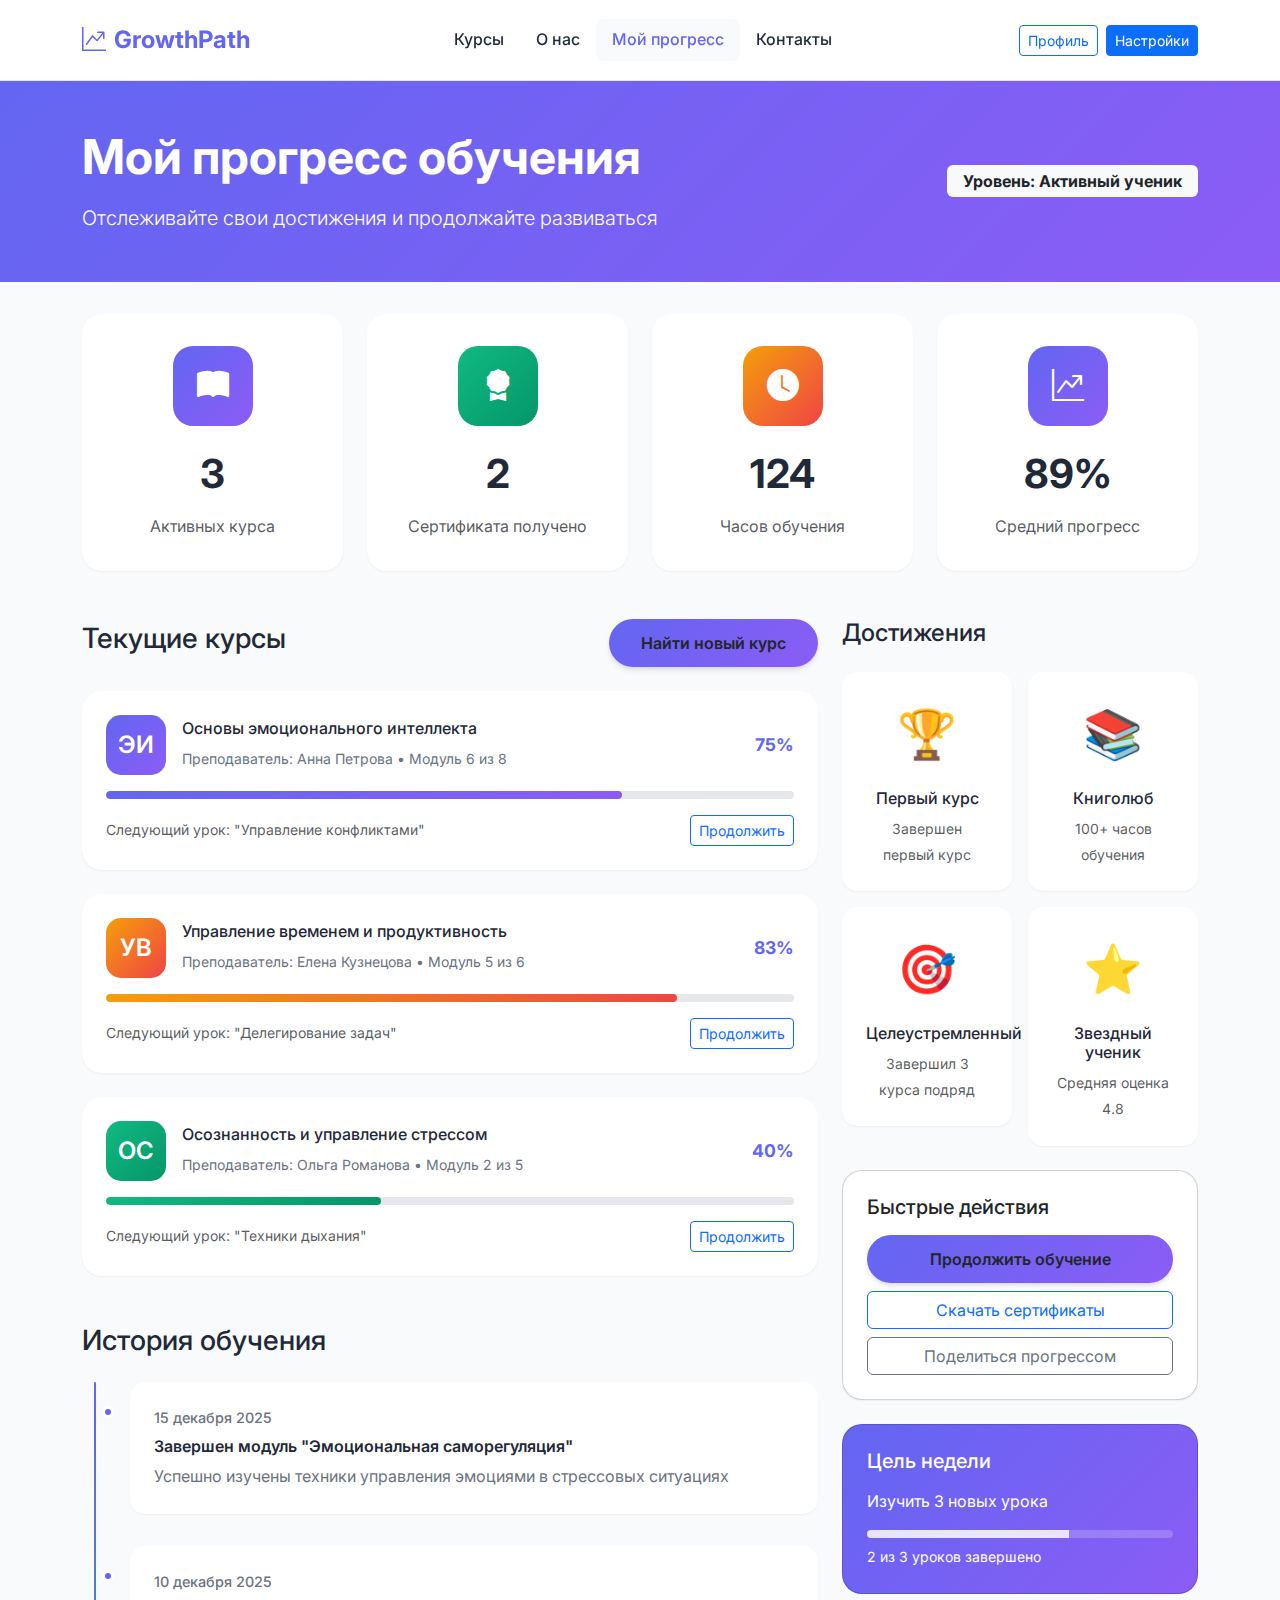
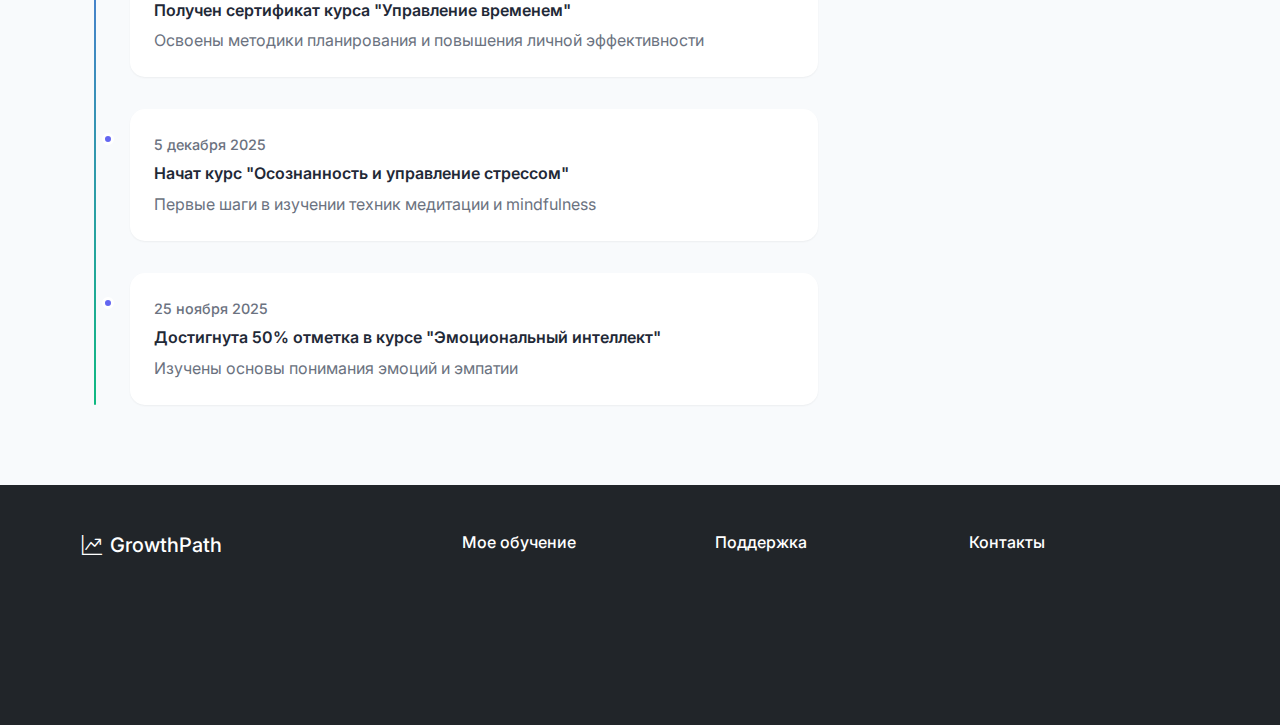
<file: diary.html>
<!DOCTYPE html>
<html lang="ru">
<head>
    <meta charset="UTF-8">
    <meta name="viewport" content="width=device-width, initial-scale=1.0">
    <title>Мой прогресс - GrowthPath</title>
    <link href="https://cdn.jsdelivr.net/npm/bootstrap@5.3.2/dist/css/bootstrap.min.css" rel="stylesheet">
    <link rel="stylesheet" href="https://cdn.jsdelivr.net/npm/bootstrap-icons@1.11.1/font/bootstrap-icons.css">
    <link href="https://fonts.googleapis.com/css2?family=Inter:wght@300;400;500;600;700&display=swap" rel="stylesheet">
    <style>
        :root {
            --primary-color: #6366F1;
            --primary-light: #8B5CF6;
            --secondary-color: #10B981;
            --accent-color: #F59E0B;
            --bg-light: #F8FAFC;
            --bg-white: #FFFFFF;
            --text-primary: #1F2937;
            --text-secondary: #6B7280;
            --border-color: #E5E7EB;
            --gradient-primary: linear-gradient(135deg, #6366F1 0%, #8B5CF6 100%);
            --gradient-secondary: linear-gradient(135deg, #10B981 0%, #059669 100%);
            --shadow-sm: 0 1px 2px 0 rgb(0 0 0 / 0.05);
            --shadow-md: 0 4px 6px -1px rgb(0 0 0 / 0.1), 0 2px 4px -2px rgb(0 0 0 / 0.1);
            --shadow-lg: 0 10px 15px -3px rgb(0 0 0 / 0.1), 0 4px 6px -4px rgb(0 0 0 / 0.1);
        }
        
        * {
            font-family: 'Inter', system-ui, -apple-system, sans-serif;
        }
        
        body {
            background-color: var(--bg-light);
            color: var(--text-primary);
            line-height: 1.6;
            padding-top: 80px;
        }
        
        .navbar-custom {
            background: rgba(255, 255, 255, 0.98);
            backdrop-filter: blur(20px);
            border-bottom: 1px solid var(--border-color);
            padding: 1rem 0;
        }
        
        .navbar-brand {
            font-weight: 700;
            font-size: 1.5rem;
            color: var(--primary-color) !important;
        }
        
        .nav-link-custom {
            font-weight: 500;
            color: var(--text-primary) !important;
            padding: 0.5rem 1rem !important;
            border-radius: 8px;
            transition: all 0.2s ease;
        }
        
        .nav-link-custom:hover, .nav-link-custom.active {
            background: var(--bg-light);
            color: var(--primary-color) !important;
        }
        
        .page-header {
            background: var(--gradient-primary);
            color: white;
            padding: 3rem 0;
            margin-bottom: 2rem;
        }
        
        .stats-card {
            background: white;
            border-radius: 20px;
            padding: 2rem;
            box-shadow: var(--shadow-sm);
            text-align: center;
            border: none;
            transition: all 0.3s ease;
        }
        
        .stats-card:hover {
            transform: translateY(-5px);
            box-shadow: var(--shadow-lg);
        }
        
        .stats-icon {
            width: 80px;
            height: 80px;
            border-radius: 20px;
            display: flex;
            align-items: center;
            justify-content: center;
            margin: 0 auto 1rem;
            font-size: 2rem;
            color: white;
        }
        
        .stats-icon.primary {
            background: var(--gradient-primary);
        }
        
        .stats-icon.secondary {
            background: var(--gradient-secondary);
        }
        
        .stats-icon.accent {
            background: linear-gradient(135deg, var(--accent-color) 0%, #EF4444 100%);
        }
        
        .stats-number {
            font-size: 2.5rem;
            font-weight: 700;
            margin-bottom: 0.5rem;
            color: var(--text-primary);
        }
        
        .progress-card {
            background: white;
            border-radius: 20px;
            padding: 1.5rem;
            box-shadow: var(--shadow-sm);
            margin-bottom: 1.5rem;
            border: none;
        }
        
        .course-progress {
            display: flex;
            align-items: center;
            gap: 1rem;
            margin-bottom: 1rem;
        }
        
        .course-icon {
            width: 60px;
            height: 60px;
            border-radius: 15px;
            display: flex;
            align-items: center;
            justify-content: center;
            font-size: 1.5rem;
            color: white;
            font-weight: 600;
        }
        
        .course-icon.emotional {
            background: var(--gradient-primary);
        }
        
        .course-icon.productivity {
            background: linear-gradient(135deg, var(--accent-color) 0%, #EF4444 100%);
        }
        
        .course-icon.mindfulness {
            background: var(--gradient-secondary);
        }
        
        .progress-info h6 {
            margin-bottom: 0.5rem;
            color: var(--text-primary);
        }
        
        .progress-info small {
            color: var(--text-secondary);
        }
        
        .progress-percentage {
            font-weight: 700;
            color: var(--primary-color);
            margin-left: auto;
            font-size: 1.1rem;
        }
        
        .custom-progress {
            height: 8px;
            border-radius: 50px;
            background-color: #E5E7EB;
            margin-bottom: 1rem;
        }
        
        .custom-progress .progress-bar {
            border-radius: 50px;
        }
        
        .achievement-badge {
            background: white;
            border-radius: 15px;
            padding: 1.5rem;
            text-align: center;
            box-shadow: var(--shadow-sm);
            transition: all 0.3s ease;
            border: none;
        }
        
        .achievement-badge:hover {
            transform: translateY(-3px);
            box-shadow: var(--shadow-md);
        }
        
        .achievement-icon {
            font-size: 3rem;
            margin-bottom: 1rem;
        }
        
        .timeline {
            position: relative;
            padding-left: 2rem;
        }
        
        .timeline::before {
            content: '';
            position: absolute;
            left: 0.75rem;
            top: 0;
            bottom: 0;
            width: 2px;
            background: linear-gradient(to bottom, var(--primary-color), var(--secondary-color));
            border-radius: 1px;
        }
        
        .timeline-item {
            position: relative;
            margin-bottom: 2rem;
            background: white;
            padding: 1.5rem;
            border-radius: 15px;
            box-shadow: var(--shadow-sm);
            margin-left: 1rem;
        }
        
        .timeline-item::before {
            content: '';
            position: absolute;
            left: -1.75rem;
            top: 1.5rem;
            width: 12px;
            height: 12px;
            border-radius: 50%;
            background: var(--primary-color);
            border: 3px solid white;
            box-shadow: 0 0 0 3px var(--bg-light);
        }
        
        .timeline-date {
            color: var(--text-secondary);
            font-size: 0.9rem;
            font-weight: 500;
        }
        
        .timeline-title {
            font-weight: 600;
            margin: 0.5rem 0;
            color: var(--text-primary);
        }
        
        .timeline-description {
            color: var(--text-secondary);
            margin-bottom: 0;
        }
        
        .btn-primary-custom {
            background: var(--gradient-primary);
            border: none;
            font-weight: 600;
            padding: 0.75rem 2rem;
            border-radius: 50px;
            box-shadow: var(--shadow-md);
            transition: all 0.3s ease;
        }
        
        .btn-primary-custom:hover {
            transform: translateY(-2px);
            box-shadow: var(--shadow-lg);
            background: var(--gradient-primary);
            border: none;
        }
    </style>
</head>
<body>
    <!-- Navigation -->
    <nav class="navbar navbar-expand-lg fixed-top navbar-custom">
        <div class="container">
            <a class="navbar-brand" href="index.html">
                <i class="bi bi-graph-up-arrow me-2"></i>GrowthPath
            </a>
            
            <button class="navbar-toggler" type="button" data-bs-toggle="collapse" data-bs-target="#navbarNav">
                <span class="navbar-toggler-icon"></span>
            </button>
            
            <div class="collapse navbar-collapse" id="navbarNav">
                <ul class="navbar-nav mx-auto">
                    <li class="nav-item">
                        <a class="nav-link nav-link-custom" href="courses.html">Курсы</a>
                    </li>
                    <li class="nav-item">
                        <a class="nav-link nav-link-custom" href="index.html#about">О нас</a>
                    </li>
                    <li class="nav-item">
                        <a class="nav-link nav-link-custom active" href="diary.html">Мой прогресс</a>
                    </li>
                    <li class="nav-item">
                        <a class="nav-link nav-link-custom" href="contacts.html">Контакты</a>
                    </li>
                </ul>
                
                <div class="d-flex gap-2">
                    <a href="#" class="btn btn-outline-primary btn-sm">Профиль</a>
                    <a href="#" class="btn btn-primary btn-sm">Настройки</a>
                </div>
            </div>
        </div>
    </nav>

    <!-- Page Header -->
    <section class="page-header">
        <div class="container">
            <div class="row align-items-center">
                <div class="col-lg-8">
                    <h1 class="display-5 fw-bold mb-3">Мой прогресс обучения</h1>
                    <p class="lead mb-0">Отслеживайте свои достижения и продолжайте развиваться</p>
                </div>
                <div class="col-lg-4">
                    <div class="text-lg-end">
                        <div class="badge bg-light text-dark fs-6 px-3 py-2">
                            Уровень: Активный ученик
                        </div>
                    </div>
                </div>
            </div>
        </div>
    </section>

    <div class="container">
        <!-- Statistics -->
        <div class="row g-4 mb-5">
            <div class="col-lg-3 col-md-6">
                <div class="stats-card">
                    <div class="stats-icon primary">
                        <i class="bi bi-book-fill"></i>
                    </div>
                    <div class="stats-number">3</div>
                    <div class="text-muted">Активных курса</div>
                </div>
            </div>
            
            <div class="col-lg-3 col-md-6">
                <div class="stats-card">
                    <div class="stats-icon secondary">
                        <i class="bi bi-award-fill"></i>
                    </div>
                    <div class="stats-number">2</div>
                    <div class="text-muted">Сертификата получено</div>
                </div>
            </div>
            
            <div class="col-lg-3 col-md-6">
                <div class="stats-card">
                    <div class="stats-icon accent">
                        <i class="bi bi-clock-fill"></i>
                    </div>
                    <div class="stats-number">124</div>
                    <div class="text-muted">Часов обучения</div>
                </div>
            </div>
            
            <div class="col-lg-3 col-md-6">
                <div class="stats-card">
                    <div class="stats-icon primary">
                        <i class="bi bi-graph-up-arrow"></i>
                    </div>
                    <div class="stats-number">89%</div>
                    <div class="text-muted">Средний прогресс</div>
                </div>
            </div>
        </div>

        <div class="row">
            <!-- Current Courses -->
            <div class="col-lg-8">
                <div class="d-flex justify-content-between align-items-center mb-4">
                    <h3>Текущие курсы</h3>
                    <a href="courses.html" class="btn btn-primary-custom">Найти новый курс</a>
                </div>

                <!-- Course 1 -->
                <div class="progress-card">
                    <div class="course-progress">
                        <div class="course-icon emotional">ЭИ</div>
                        <div class="progress-info flex-grow-1">
                            <h6>Основы эмоционального интеллекта</h6>
                            <small>Преподаватель: Анна Петрова • Модуль 6 из 8</small>
                        </div>
                        <div class="progress-percentage">75%</div>
                    </div>
                    <div class="custom-progress progress">
                        <div class="progress-bar" style="width: 75%; background: var(--gradient-primary);"></div>
                    </div>
                    <div class="d-flex justify-content-between align-items-center">
                        <small class="text-muted">Следующий урок: "Управление конфликтами"</small>
                        <button class="btn btn-outline-primary btn-sm">Продолжить</button>
                    </div>
                </div>

                <!-- Course 2 -->
                <div class="progress-card">
                    <div class="course-progress">
                        <div class="course-icon productivity">УВ</div>
                        <div class="progress-info flex-grow-1">
                            <h6>Управление временем и продуктивность</h6>
                            <small>Преподаватель: Елена Кузнецова • Модуль 5 из 6</small>
                        </div>
                        <div class="progress-percentage">83%</div>
                    </div>
                    <div class="custom-progress progress">
                        <div class="progress-bar" style="width: 83%; background: linear-gradient(135deg, var(--accent-color) 0%, #EF4444 100%);"></div>
                    </div>
                    <div class="d-flex justify-content-between align-items-center">
                        <small class="text-muted">Следующий урок: "Делегирование задач"</small>
                        <button class="btn btn-outline-primary btn-sm">Продолжить</button>
                    </div>
                </div>

                <!-- Course 3 -->
                <div class="progress-card">
                    <div class="course-progress">
                        <div class="course-icon mindfulness">ОС</div>
                        <div class="progress-info flex-grow-1">
                            <h6>Осознанность и управление стрессом</h6>
                            <small>Преподаватель: Ольга Романова • Модуль 2 из 5</small>
                        </div>
                        <div class="progress-percentage">40%</div>
                    </div>
                    <div class="custom-progress progress">
                        <div class="progress-bar" style="width: 40%; background: var(--gradient-secondary);"></div>
                    </div>
                    <div class="d-flex justify-content-between align-items-center">
                        <small class="text-muted">Следующий урок: "Техники дыхания"</small>
                        <button class="btn btn-outline-primary btn-sm">Продолжить</button>
                    </div>
                </div>

                <!-- Learning Timeline -->
                <div class="mt-5">
                    <h3 class="mb-4">История обучения</h3>
                    <div class="timeline">
                        <div class="timeline-item">
                            <div class="timeline-date">15 декабря 2025</div>
                            <h6 class="timeline-title">Завершен модуль "Эмоциональная саморегуляция"</h6>
                            <p class="timeline-description">Успешно изучены техники управления эмоциями в стрессовых ситуациях</p>
                        </div>
                        
                        <div class="timeline-item">
                            <div class="timeline-date">10 декабря 2025</div>
                            <h6 class="timeline-title">Получен сертификат курса "Управление временем"</h6>
                            <p class="timeline-description">Освоены методики планирования и повышения личной эффективности</p>
                        </div>
                        
                        <div class="timeline-item">
                            <div class="timeline-date">5 декабря 2025</div>
                            <h6 class="timeline-title">Начат курс "Осознанность и управление стрессом"</h6>
                            <p class="timeline-description">Первые шаги в изучении техник медитации и mindfulness</p>
                        </div>
                        
                        <div class="timeline-item">
                            <div class="timeline-date">25 ноября 2025</div>
                            <h6 class="timeline-title">Достигнута 50% отметка в курсе "Эмоциональный интеллект"</h6>
                            <p class="timeline-description">Изучены основы понимания эмоций и эмпатии</p>
                        </div>
                    </div>
                </div>
            </div>

            <!-- Achievements & Badges -->
            <div class="col-lg-4">
                <h4 class="mb-4">Достижения</h4>
                
                <div class="row g-3 mb-4">
                    <div class="col-6">
                        <div class="achievement-badge">
                            <div class="achievement-icon">🏆</div>
                            <h6>Первый курс</h6>
                            <small class="text-muted">Завершен первый курс</small>
                        </div>
                    </div>
                    
                    <div class="col-6">
                        <div class="achievement-badge">
                            <div class="achievement-icon">📚</div>
                            <h6>Книголюб</h6>
                            <small class="text-muted">100+ часов обучения</small>
                        </div>
                    </div>
                    
                    <div class="col-6">
                        <div class="achievement-badge">
                            <div class="achievement-icon">🎯</div>
                            <h6>Целеустремленный</h6>
                            <small class="text-muted">Завершил 3 курса подряд</small>
                        </div>
                    </div>
                    
                    <div class="col-6">
                        <div class="achievement-badge">
                            <div class="achievement-icon">⭐</div>
                            <h6>Звездный ученик</h6>
                            <small class="text-muted">Средняя оценка 4.8</small>
                        </div>
                    </div>
                </div>

                <!-- Quick Actions -->
                <div class="card" style="background: white; border-radius: 20px; padding: 1.5rem; box-shadow: var(--shadow-sm);">
                    <h5 class="mb-3">Быстрые действия</h5>
                    <div class="d-grid gap-2">
                        <button class="btn btn-primary-custom">Продолжить обучение</button>
                        <button class="btn btn-outline-primary">Скачать сертификаты</button>
                        <button class="btn btn-outline-secondary">Поделиться прогрессом</button>
                    </div>
                </div>

                <!-- Weekly Goal -->
                <div class="card mt-4" style="background: var(--gradient-primary); border-radius: 20px; padding: 1.5rem; color: white;">
                    <h5 class="mb-3">Цель недели</h5>
                    <p class="mb-3">Изучить 3 новых урока</p>
                    <div class="progress" style="height: 8px; background: rgba(255,255,255,0.2);">
                        <div class="progress-bar" style="width: 66%; background: rgba(255,255,255,0.8);"></div>
                    </div>
                    <small class="mt-2 d-block">2 из 3 уроков завершено</small>
                </div>
            </div>
        </div>
    </div>

    <!-- Footer -->
    <footer class="bg-dark text-white py-5 mt-5">
        <div class="container">
            <div class="row g-4">
                <div class="col-lg-4">
                    <h5 class="mb-3"><i class="bi bi-graph-up-arrow me-2"></i>GrowthPath</h5>
                    <p class="text-muted">Платформа для личностного роста и саморазвития. Помогаем людям раскрывать свой потенциал уже более 5 лет.</p>
                </div>
                <div class="col-lg-8">
                    <div class="row">
                        <div class="col-md-4">
                            <h6 class="mb-3">Мое обучение</h6>
                            <ul class="list-unstyled">
                                <li class="mb-2"><a href="#" class="text-muted text-decoration-none">Мои курсы</a></li>
                                <li class="mb-2"><a href="#" class="text-muted text-decoration-none">Сертификаты</a></li>
                                <li class="mb-2"><a href="#" class="text-muted text-decoration-none">Достижения</a></li>
                            </ul>
                        </div>
                        <div class="col-md-4">
                            <h6 class="mb-3">Поддержка</h6>
                            <ul class="list-unstyled">
                                <li class="mb-2"><a href="#" class="text-muted text-decoration-none">Помощь</a></li>
                                <li class="mb-2"><a href="#" class="text-muted text-decoration-none">Сообщество</a></li>
                                <li class="mb-2"><a href="#" class="text-muted text-decoration-none">FAQ</a></li>
                            </ul>
                        </div>
                        <div class="col-md-4">
                            <h6 class="mb-3">Контакты</h6>
                            <p class="text-muted mb-1"><i class="bi bi-envelope me-2"></i>info@growthpath.ru</p>
                            <p class="text-muted mb-1"><i class="bi bi-telephone me-2"></i>+7 (495) 123-45-67</p>
                        </div>
                    </div>
                </div>
            </div>
        </div>
    </footer>

    <script src="https://cdn.jsdelivr.net/npm/bootstrap@5.3.2/dist/js/bootstrap.bundle.min.js"></script>
    <script>
        // Progress animation on page load
        document.addEventListener('DOMContentLoaded', function() {
            const progressBars = document.querySelectorAll('.progress-bar');
            
            progressBars.forEach(bar => {
                const width = bar.style.width;
                bar.style.width = '0%';
                
                setTimeout(() => {
                    bar.style.transition = 'width 1.5s ease-in-out';
                    bar.style.width = width;
                }, 300);
            });
        });

        // Continue learning buttons
        document.querySelectorAll('.btn-outline-primary').forEach(btn => {
            if (btn.textContent.trim() === 'Продолжить') {
                btn.addEventListener('click', () => {
                    alert('Переход к следующему уроку...\n\nВ реальном приложении здесь будет переход к обучающему материалу.');
                });
            }
        });

        // Achievement hover effects
        document.querySelectorAll('.achievement-badge').forEach(badge => {
            badge.addEventListener('mouseenter', function() {
                this.style.transform = 'scale(1.05)';
            });
            
            badge.addEventListener('mouseleave', function() {
                this.style.transform = 'scale(1)';
            });
        });
    </script>
</body>
</html>
</file>
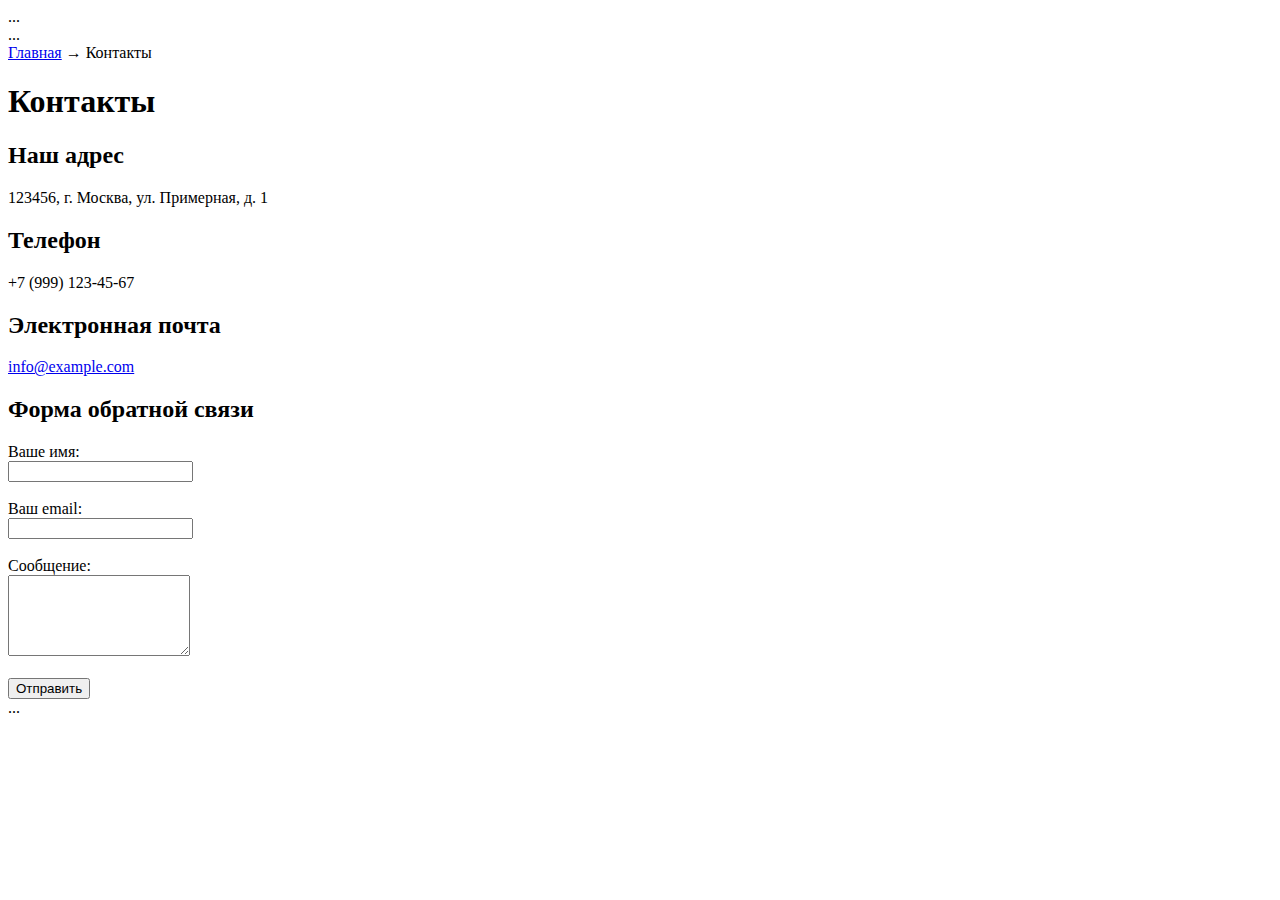
<file: src/contacts.html>
<!DOCTYPE html>
<html lang="ru">
<head>
    ... <!-- Скопируйте весь блок <head> из index.html -->
    <title>Контакты — Название вашего сайта</title>
    <meta name="description" content="Свяжитесь с нами: адрес, телефон, электронная почта и форма обратной связи">
</head>
<body>
    <header>
        ... <!-- Скопируйте весь блок <header> из index.html -->
    </header>
    <main>
        <!-- Хлебные крошки -->
        <nav aria-label="Хлебные крошки">
            <a href="index.html">Главная</a> →
            <span>Контакты</span>
        </nav>

        <h1>Контакты</h1>

        <section>
            <h2>Наш адрес</h2>
            <p>123456, г. Москва, ул. Примерная, д. 1</p>
        </section>

        <section>
            <h2>Телефон</h2>
            <p>+7 (999) 123-45-67</p>
        </section>

        <section>
            <h2>Электронная почта</h2>
            <p><a href="mailto:info@example.com">info@example.com</a></p>
        </section>

        <section>
            <h2>Форма обратной связи</h2>
            <form action="#" method="post">
                <label for="name">Ваше имя:</label><br>
                <input type="text" id="name" name="name" required><br><br>

                <label for="email">Ваш email:</label><br>
                <input type="email" id="email" name="email" required><br><br>

                <label for="message">Сообщение:</label><br>
                <textarea id="message" name="message" rows="5" required></textarea><br><br>

                <button type="submit">Отправить</button>
            </form>
        </section>
    </main>
    <footer>
        ... <!-- Скопируйте весь блок <footer> из index.html -->
    </footer>
</body>
</html>
</file>
